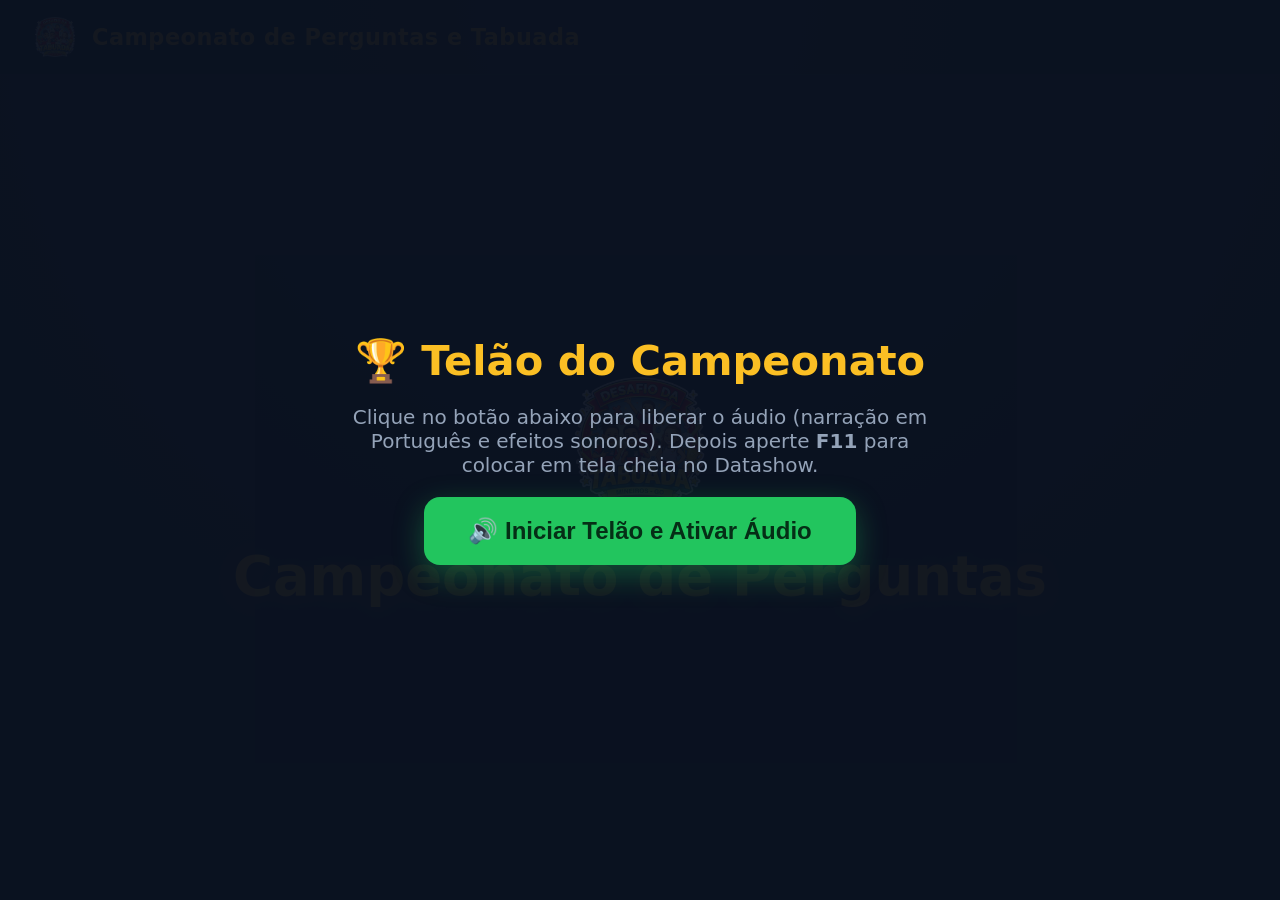
<file: Index.html>
<!DOCTYPE html>
<html lang="pt-BR">
<head>
  <meta charset="UTF-8">
  <meta name="viewport" content="width=device-width, initial-scale=1.0">
  <title>Telão — Campeonato de Perguntas</title>
  <style>
    :root {
      --bg: #0b1221;
      --bg-card: #142038;
      --bg-soft: #1c2c4c;
      --text: #f8fafc;
      --muted: #94a3b8;
      --accent: #38bdf8;
      --gold: #fbbf24;
      --green: #22c55e;
      --red: #ef4444;
      --orange: #f97316;
    }

    * { box-sizing: border-box; margin: 0; padding: 0; }

    body {
      font-family: 'Segoe UI', system-ui, -apple-system, sans-serif;
      background: radial-gradient(circle at top, #172542 0%, var(--bg) 70%);
      color: var(--text);
      height: 100vh;
      overflow: hidden;
      display: flex;
      flex-direction: column;
    }

    /* Overlay inicial para liberar som e voz no navegador */
    #unlockOverlay {
      position: fixed;
      inset: 0;
      background: rgba(11, 18, 33, 0.96);
      z-index: 9999;
      display: flex;
      flex-direction: column;
      align-items: center;
      justify-content: center;
      text-align: center;
      gap: 20px;
      padding: 30px;
    }
    #unlockOverlay h1 { font-size: 2.6rem; color: var(--gold); }
    #unlockOverlay p { font-size: 1.25rem; color: var(--muted); max-width: 600px; }
    #btnUnlock {
      background: var(--green);
      color: #052e16;
      border: none;
      padding: 20px 44px;
      font-size: 1.5rem;
      font-weight: 800;
      border-radius: 16px;
      cursor: pointer;
      box-shadow: 0 10px 30px rgba(34, 197, 94, 0.35);
      transition: transform 0.15s;
    }
    #btnUnlock:hover { transform: scale(1.04); }

    /* Cabeçalho fixo do telão */
    header {
      display: flex;
      align-items: center;
      justify-content: space-between;
      padding: 14px 32px;
      background: rgba(10, 16, 30, 0.7);
      border-bottom: 1px solid rgba(255,255,255,0.08);
      min-height: 70px;
    }
    .brand {
      display: flex;
      align-items: center;
      gap: 14px;
    }
    .brand img {
      height: 46px;
      width: auto;
      border-radius: 8px;
    }
    .brand-title {
      font-size: 1.4rem;
      font-weight: 800;
      letter-spacing: 0.5px;
      color: var(--gold);
    }
    .audio-pill {
      padding: 8px 18px;
      border-radius: 999px;
      font-size: 1rem;
      font-weight: 700;
      background: var(--bg-soft);
      color: var(--accent);
      display: none;
      align-items: center;
      gap: 8px;
    }
    .audio-pill.active { display: inline-flex; }
    .audio-pill.speaking { background: rgba(56, 189, 248, 0.2); color: #7dd3fc; }
    .audio-pill.running { background: rgba(249, 115, 22, 0.25); color: #fdba74; }

    /* Área principal */
    main {
      flex: 1;
      display: flex;
      flex-direction: column;
      padding: 20px 36px;
      overflow: hidden;
    }
    .screen { display: none; flex: 1; flex-direction: column; min-height: 0; }
    .screen.active { display: flex; }

    /* === TELA 1: ESPERA / CONFRONTO === */
    #screen-espera {
      align-items: center;
      justify-content: center;
      text-align: center;
      gap: 28px;
    }
    .espera-logo { max-height: 150px; border-radius: 16px; }
    .espera-title {
      font-size: 3.4rem;
      font-weight: 900;
      color: var(--gold);
      text-shadow: 0 4px 20px rgba(251, 191, 36, 0.25);
    }
    .match-spotlight {
      background: var(--bg-card);
      border: 2px solid rgba(56, 189, 248, 0.35);
      border-radius: 24px;
      padding: 28px 48px;
      min-width: 65%;
      box-shadow: 0 20px 50px rgba(0,0,0,0.4);
    }
    .match-spotlight .match-tag {
      display: inline-block;
      background: var(--accent);
      color: #082f49;
      font-weight: 800;
      font-size: 1.1rem;
      padding: 6px 18px;
      border-radius: 999px;
      margin-bottom: 18px;
      text-transform: uppercase;
    }
    .spotlight-teams {
      display: flex;
      align-items: center;
      justify-content: center;
      gap: 32px;
      font-size: 2.6rem;
      font-weight: 900;
    }
    .spotlight-vs {
      font-size: 1.6rem;
      color: var(--gold);
      background: var(--bg-soft);
      padding: 8px 18px;
      border-radius: 12px;
    }

    /* === TELA 2: QUIZ / PERGUNTA === */
    #screen-quiz {
      justify-content: space-between;
      gap: 18px;
    }
    .quiz-top-bar {
      display: flex;
      align-items: center;
      justify-content: space-between;
      gap: 16px;
      flex-wrap: wrap;
    }
    .block-badge {
      padding: 10px 22px;
      border-radius: 999px;
      font-size: 1.25rem;
      font-weight: 800;
      color: #0b1221;
      background: var(--gold);
    }
    .live-scoreboard {
      display: flex;
      align-items: center;
      gap: 16px;
      background: var(--bg-card);
      border: 1px solid rgba(255,255,255,0.12);
      padding: 10px 24px;
      border-radius: 16px;
      font-size: 1.35rem;
      font-weight: 800;
    }
    .live-scoreboard .pts {
      background: var(--bg-soft);
      color: var(--gold);
      padding: 4px 14px;
      border-radius: 10px;
      font-size: 1.6rem;
      min-width: 48px;
      text-align: center;
    }
    .live-scoreboard .vs-small { color: var(--muted); font-size: 1rem; }

    .question-box {
      background: var(--bg-card);
      border: 2px solid rgba(255,255,255,0.12);
      border-radius: 24px;
      padding: 32px 40px;
      text-align: center;
      display: flex;
      align-items: center;
      justify-content: center;
      min-height: 170px;
      box-shadow: 0 14px 36px rgba(0,0,0,0.35);
    }
    .question-text {
      font-size: clamp(2rem, 4.2vw, 3.6rem);
      font-weight: 800;
      line-height: 1.25;
    }

    .options-grid {
      display: grid;
      grid-template-columns: 1fr 1fr;
      gap: 18px;
      flex: 1;
      align-content: center;
    }
    .option-card {
      background: var(--bg-soft);
      border: 3px solid rgba(255,255,255,0.12);
      border-radius: 20px;
      padding: 20px 26px;
      display: flex;
      align-items: center;
      gap: 20px;
      font-size: clamp(1.5rem, 2.8vw, 2.4rem);
      font-weight: 700;
      transition: all 0.3s ease;
    }
    .option-letter {
      background: var(--accent);
      color: #082f49;
      width: 56px;
      height: 56px;
      border-radius: 14px;
      display: flex;
      align-items: center;
      justify-content: center;
      font-weight: 900;
      font-size: 1.8rem;
      flex-shrink: 0;
    }
    .option-card.correct {
      background: rgba(34, 197, 94, 0.25);
      border-color: var(--green);
      box-shadow: 0 0 30px rgba(34, 197, 94, 0.45);
      transform: scale(1.02);
    }
    .option-card.correct .option-letter {
      background: var(--green);
      color: #052e16;
    }
    .option-card.dimmed {
      opacity: 0.35;
    }

    .open-answer-box {
      display: none;
      text-align: center;
      padding: 26px;
      border-radius: 20px;
      background: rgba(34, 197, 94, 0.2);
      border: 3px solid var(--green);
      font-size: 2.6rem;
      font-weight: 900;
      color: #86efac;
    }
    .open-answer-box.visible { display: block; }

    /* Barra do cronômetro de 15s */
    .timer-bar-container {
      background: var(--bg-card);
      border: 1px solid rgba(255,255,255,0.1);
      border-radius: 20px;
      padding: 14px 24px;
      display: flex;
      align-items: center;
      gap: 24px;
    }
    .timer-digits {
      font-size: 3.4rem;
      font-weight: 900;
      font-variant-numeric: tabular-nums;
      min-width: 110px;
      text-align: center;
      color: var(--accent);
    }
    .timer-digits.warning { color: var(--orange); }
    .timer-digits.danger { color: var(--red); animation: pulse 0.6s infinite alternate; }
    .timer-track {
      flex: 1;
      height: 28px;
      background: rgba(255,255,255,0.08);
      border-radius: 999px;
      overflow: hidden;
    }
    .timer-fill {
      height: 100%;
      width: 100%;
      background: linear-gradient(90deg, var(--green), var(--accent));
      border-radius: 999px;
      transition: width 0.1s linear;
    }
    .timer-fill.warning { background: linear-gradient(90deg, var(--orange), var(--gold)); }
    .timer-fill.danger { background: var(--red); }

    @keyframes pulse {
      from { transform: scale(1); }
      to { transform: scale(1.12); }
    }

    /* === TELA 3: CHAVEAMENTO 9 EQUIPES === */
    #screen-chaveamento {
      gap: 14px;
      justify-content: space-between;
    }
    .bracket-section {
      background: rgba(20, 32, 56, 0.75);
      border: 1px solid rgba(255,255,255,0.08);
      border-radius: 16px;
      padding: 12px 16px;
      flex: 1;
      display: flex;
      flex-direction: column;
      min-height: 0;
    }
    .bracket-section h2 {
      font-size: 1.15rem;
      color: var(--gold);
      margin-bottom: 10px;
      display: flex;
      align-items: center;
      gap: 8px;
    }
    .bracket-cols {
      display: grid;
      grid-template-columns: repeat(5, 1fr);
      gap: 10px;
      flex: 1;
      align-items: center;
    }
    .bracket-col {
      display: flex;
      flex-direction: column;
      justify-content: space-around;
      gap: 8px;
      height: 100%;
    }
    .b-card {
      background: var(--bg-soft);
      border: 1px solid rgba(255,255,255,0.12);
      border-radius: 10px;
      padding: 6px 10px;
      font-size: 0.92rem;
    }
    .b-card.active-match {
      border: 2px solid var(--gold);
      box-shadow: 0 0 18px rgba(251, 191, 36, 0.35);
      background: #233863;
    }
    .b-card.final-match {
      border-color: var(--gold);
    }
    .b-label {
      font-size: 0.72rem;
      color: var(--accent);
      font-weight: 700;
      text-transform: uppercase;
      margin-bottom: 4px;
      display: flex;
      justify-content: space-between;
    }
    .b-team {
      padding: 3px 6px;
      border-radius: 5px;
      white-space: nowrap;
      overflow: hidden;
      text-overflow: ellipsis;
      font-weight: 600;
    }
    .b-team.pending { color: var(--muted); font-style: italic; font-weight: 400; }
    .b-team.win { background: rgba(34, 197, 94, 0.25); color: #86efac; font-weight: 800; }
    .b-team.lose { opacity: 0.45; text-decoration: line-through; }

    /* === TELA 4: CLASSIFICAÇÃO / PÓDIO === */
    #screen-classificacao {
      align-items: center;
      justify-content: center;
      gap: 24px;
    }
    .podium-title { font-size: 2.8rem; font-weight: 900; color: var(--gold); }
    .podium-list {
      width: 100%;
      max-width: 820px;
      display: grid;
      grid-template-columns: 1fr 1fr;
      gap: 14px;
    }
    .podium-item {
      background: var(--bg-card);
      border: 2px solid rgba(255,255,255,0.1);
      border-radius: 16px;
      padding: 16px 24px;
      display: flex;
      align-items: center;
      justify-content: space-between;
      font-size: 1.4rem;
      font-weight: 800;
    }
    .podium-item.pos-1 {
      grid-column: 1 / -1;
      background: linear-gradient(135deg, rgba(251,191,36,0.28), var(--bg-card));
      border-color: var(--gold);
      font-size: 2.1rem;
      padding: 22px 32px;
    }
    .podium-item.pos-2 { border-color: #cbd5e1; font-size: 1.65rem; }
    .podium-item.pos-3 { border-color: #d97706; font-size: 1.65rem; }
    .podium-pos { color: var(--gold); }
  </style>
</head>
<body>

  <div id="unlockOverlay">
    <h1>🏆 Telão do Campeonato</h1>
    <p>Clique no botão abaixo para liberar o áudio (narração em Português e efeitos sonoros). Depois aperte <strong>F11</strong> para colocar em tela cheia no Datashow.</p>
    <button id="btnUnlock">🔊 Iniciar Telão e Ativar Áudio</button>
  </div>

  <header>
    <div class="brand">
      <img src="logo.png" alt="Logo" onerror="this.style.display='none'">
      <div class="brand-title" id="headerTitle">Campeonato de Perguntas e Tabuada</div>
    </div>
    <div id="audioPill" class="audio-pill">🔊 Narração</div>
  </header>

  <main>
    <!-- TELA 1: ESPERA -->
    <section id="screen-espera" class="screen active">
      <img src="logo.png" alt="Logo" class="espera-logo" onerror="this.style.display='none'">
      <div class="espera-title" id="esperaTitle">Campeonato de Perguntas</div>
      <div class="match-spotlight" id="esperaMatchBox" style="display:none;">
        <div class="match-tag" id="esperaMatchLabel">Jogo 1</div>
        <div class="spotlight-teams">
          <span id="esperaTeamA">Equipe A</span>
          <span class="spotlight-vs">VS</span>
          <span id="esperaTeamB">Equipe B</span>
        </div>
      </div>
    </section>

    <!-- TELA 2: QUIZ -->
    <section id="screen-quiz" class="screen">
      <div class="quiz-top-bar">
        <div class="block-badge" id="quizBlockBadge">Bloco</div>
        <div class="live-scoreboard" id="quizScoreboard" style="display:none;">
          <span id="quizMatchLabel" style="color:var(--accent); font-size:1rem;">Jogo 1</span>
          <span id="quizTeamA">Equipe A</span>
          <span class="pts" id="quizPtsA">0</span>
          <span class="vs-small">X</span>
          <span class="pts" id="quizPtsB">0</span>
          <span id="quizTeamB">Equipe B</span>
        </div>
      </div>

      <div class="question-box">
        <div class="question-text" id="questionText">Aguardando sorteio da pergunta...</div>
      </div>

      <div class="options-grid" id="optionsGrid"></div>
      <div class="open-answer-box" id="openAnswerBox"></div>

      <div class="timer-bar-container">
        <div class="timer-digits" id="timerDigits">15s</div>
        <div class="timer-track">
          <div class="timer-fill" id="timerFill"></div>
        </div>
      </div>
    </section>

    <!-- TELA 3: CHAVEAMENTO -->
    <section id="screen-chaveamento" class="screen">
      <div class="bracket-section">
        <h2>🏅 Chave dos Vencedores</h2>
        <div class="bracket-cols" id="telaoWinners"></div>
      </div>
      <div class="bracket-section">
        <h2>🔄 Repescagem (Chave dos Perdedores)</h2>
        <div class="bracket-cols" id="telaoLosers"></div>
      </div>
    </section>

    <!-- TELA 4: CLASSIFICAÇÃO FINAL -->
    <section id="screen-classificacao" class="screen">
      <div class="podium-title">🏆 Classificação Final</div>
      <div class="podium-list" id="telaoPodium"></div>
    </section>
  </main>

  <script src="bracket.js"></script>
  <script>
    const channel = new BroadcastChannel(Bracket9.CHANNEL_NAME);
    let audioCtx = null;
    let timerInterval = null;
    let timerTarget = null;
    let timerDuration = 15;
    let lastTickSecond = null;

    let currentState = {
      title: 'Campeonato de Perguntas e Tabuada',
      view: 'espera',
      teams: Bracket9.defaultTeams(),
      results: {},
      activeMatchId: null,
      matchPoints: { a: 0, b: 0 },
      currentQuestion: null,
      currentBlock: null,
      revealed: false
    };

    // === ÁUDIO SINTETIZADO (SEM ARQUIVOS MP3) ===
    function ensureAudio() {
      if (!audioCtx) {
        audioCtx = new (window.AudioContext || window.webkitAudioContext)();
      }
      if (audioCtx.state === 'suspended') audioCtx.resume();
    }

    function playTone(freq, durationMs, type = 'sine', vol = 0.25, delayMs = 0) {
      if (!audioCtx) return;
      const now = audioCtx.currentTime + delayMs / 1000;
      const osc = audioCtx.createOscillator();
      const gain = audioCtx.createGain();
      osc.type = type;
      osc.frequency.setValueAtTime(freq, now);
      gain.gain.setValueAtTime(vol, now);
      gain.gain.exponentialRampToValueAtTime(0.001, now + durationMs / 1000);
      osc.connect(gain);
      gain.connect(audioCtx.destination);
      osc.start(now);
      osc.stop(now + durationMs / 1000);
    }

    function playSfx(kind) {
      ensureAudio();
      if (kind === 'sino') {
        playTone(1046, 180, 'triangle', 0.35, 0);
        playTone(1318, 300, 'triangle', 0.3, 120);
      } else if (kind === 'tick') {
        playTone(880, 70, 'sine', 0.18, 0);
      } else if (kind === 'tempo') {
        playTone(220, 450, 'sawtooth', 0.3, 0);
        playTone(185, 650, 'sawtooth', 0.3, 350);
      } else if (kind === 'acerto') {
        playTone(523.25, 140, 'triangle', 0.3, 0);
        playTone(659.25, 140, 'triangle', 0.3, 120);
        playTone(783.99, 140, 'triangle', 0.3, 240);
        playTone(1046.5, 420, 'triangle', 0.35, 360);
      } else if (kind === 'erro') {
        playTone(300, 220, 'sawtooth', 0.25, 0);
        playTone(210, 480, 'sawtooth', 0.25, 200);
      }
    }

    // === NARRAÇÃO EM PORTUGUÊS DO BRASIL ===
    function setAudioPill(text, cls) {
      const el = document.getElementById('audioPill');
      if (!text) {
        el.className = 'audio-pill';
        el.textContent = '';
      } else {
        el.className = 'audio-pill active ' + (cls || '');
        el.textContent = text;
      }
    }

    function getPtBrVoices() {
      const all = window.speechSynthesis.getVoices() || [];
      return all.filter(v => (v.lang || '').toLowerCase().startsWith('pt'));
    }

    function sendVoicesToOperator() {
      const voices = getPtBrVoices().map(v => ({ name: v.name, lang: v.lang }));
      channel.postMessage({ type: 'VOICES_LIST', voices });
    }

    window.speechSynthesis.onvoiceschanged = sendVoicesToOperator;

    function stopSpeech() {
      window.speechSynthesis.cancel();
      if (!timerInterval) setAudioPill('', '');
    }

    function speakText(text, voiceName, rate = 1.0) {
      window.speechSynthesis.cancel();
      if (!text) return;

      const utter = new SpeechSynthesisUtterance(text);
      utter.lang = 'pt-BR';
      utter.rate = Number(rate) || 1.0;

      const voices = getPtBrVoices();
      let chosen = null;
      if (voiceName) {
        chosen = voices.find(v => v.name === voiceName);
      }
      if (!chosen) {
        // Prioriza vozes neurais naturais do Edge ou Google PT-BR
        chosen = voices.find(v => /Francisca|Antonio|Thalita|Google português/i.test(v.name)) ||
                 voices.find(v => /pt-BR/i.test(v.lang)) ||
                 voices[0];
      }
      if (chosen) utter.voice = chosen;

      utter.onstart = () => setAudioPill('🔊 Lendo pergunta...', 'speaking');
      utter.onend = () => { if (!timerInterval) setAudioPill('', ''); };
      utter.onerror = () => { if (!timerInterval) setAudioPill('', ''); };

      window.speechSynthesis.speak(utter);
    }

    // === CRONÔMETRO DE 15 SEGUNDOS ===
    function resetTimerDisplay(sec = 15) {
      const digits = document.getElementById('timerDigits');
      const fill = document.getElementById('timerFill');
      digits.textContent = `${sec}s`;
      digits.className = 'timer-digits';
      fill.style.width = '100%';
      fill.className = 'timer-fill';
    }

    function stopTimer(resetVisual = false) {
      if (timerInterval) {
        clearInterval(timerInterval);
        timerInterval = null;
      }
      setAudioPill('', '');
      if (resetVisual) resetTimerDisplay(15);
    }

    function startTimer(durationSec = 15, startedAt = Date.now()) {
      stopSpeech();
      stopTimer(false);
      playSfx('sino');
      setAudioPill('🔔 Tempo correndo!', 'running');

      timerDuration = durationSec;
      timerTarget = startedAt + durationSec * 1000;
      lastTickSecond = durationSec + 1;

      const digits = document.getElementById('timerDigits');
      const fill = document.getElementById('timerFill');

      function update() {
        const remainingMs = Math.max(0, timerTarget - Date.now());
        const remainingSec = Math.ceil(remainingMs / 1000);
        const pct = Math.max(0, Math.min(100, (remainingMs / (timerDuration * 1000)) * 100));

        digits.textContent = `${remainingSec}s`;
        fill.style.width = `${pct}%`;

        if (remainingSec <= 5 && remainingSec > 0) {
          digits.className = 'timer-digits danger';
          fill.className = 'timer-fill danger';
          if (remainingSec !== lastTickSecond) {
            lastTickSecond = remainingSec;
            playSfx('tick');
          }
        } else if (remainingSec <= 9 && remainingSec > 5) {
          digits.className = 'timer-digits warning';
          fill.className = 'timer-fill warning';
        } else {
          digits.className = 'timer-digits';
          fill.className = 'timer-fill';
        }

        if (remainingMs <= 0) {
          stopTimer(false);
          digits.textContent = '0s';
          fill.style.width = '0%';
          digits.className = 'timer-digits danger';
          setAudioPill('⏰ Tempo esgotado!', 'running');
          playSfx('tempo');
        }
      }

      update();
      timerInterval = setInterval(update, 80);
    }

    // === RENDERIZAÇÃO DAS TELAS ===
    function renderAll() {
      const s = currentState;
      document.getElementById('headerTitle').textContent = s.title || 'Campeonato de Perguntas';
      document.getElementById('esperaTitle').textContent = s.title || 'Campeonato de Perguntas';

      document.querySelectorAll('.screen').forEach(el => el.classList.remove('active'));
      const activeScreen = document.getElementById('screen-' + (s.view || 'espera'));
      if (activeScreen) activeScreen.classList.add('active');

      renderActiveMatchInfo();
      renderQuiz();
      renderBracket();
      renderPodium();
    }

    function getActiveMatchTeams() {
      const s = currentState;
      if (!s.activeMatchId) return null;
      const m = Bracket9.matchById(s.activeMatchId);
      if (!m) return null;
      const a = Bracket9.resolveSlot(m.s[0], s.teams, s.results);
      const b = Bracket9.resolveSlot(m.s[1], s.teams, s.results);
      if (!a.decided || !b.decided) return null;
      return { label: m.label, teamA: a.name, teamB: b.name };
    }

    function renderActiveMatchInfo() {
      const info = getActiveMatchTeams();
      const esperaBox = document.getElementById('esperaMatchBox');
      const quizBoard = document.getElementById('quizScoreboard');

      if (info) {
        esperaBox.style.display = 'block';
        document.getElementById('esperaMatchLabel').textContent = info.label;
        document.getElementById('esperaTeamA').textContent = info.teamA;
        document.getElementById('esperaTeamB').textContent = info.teamB;

        quizBoard.style.display = 'flex';
        document.getElementById('quizMatchLabel').textContent = info.label;
        document.getElementById('quizTeamA').textContent = info.teamA;
        document.getElementById('quizTeamB').textContent = info.teamB;
        document.getElementById('quizPtsA').textContent = currentState.matchPoints?.a ?? 0;
        document.getElementById('quizPtsB').textContent = currentState.matchPoints?.b ?? 0;
      } else {
        esperaBox.style.display = 'none';
        quizBoard.style.display = 'none';
      }
    }

    function renderQuiz() {
      const s = currentState;
      const badge = document.getElementById('quizBlockBadge');
      const qText = document.getElementById('questionText');
      const grid = document.getElementById('optionsGrid');
      const openBox = document.getElementById('openAnswerBox');

      if (s.currentBlock) {
        badge.textContent = s.currentBlock.nome;
        badge.style.background = s.currentBlock.cor || '#fbbf24';
        badge.style.display = 'inline-block';
      } else {
        badge.style.display = 'none';
      }

      const q = s.currentQuestion;
      if (!q) {
        qText.textContent = 'Aguardando a próxima pergunta...';
        grid.innerHTML = '';
        openBox.className = 'open-answer-box';
        return;
      }

      qText.textContent = q.pergunta;
      const letters = ['A', 'B', 'C', 'D', 'E'];

      if (Array.isArray(q.alternativas) && q.alternativas.length > 0) {
        openBox.className = 'open-answer-box';
        grid.style.display = 'grid';
        grid.innerHTML = q.alternativas.map((alt, i) => {
          let cls = 'option-card';
          if (s.revealed) {
            cls += (i === q.correta) ? ' correct' : ' dimmed';
          }
          return `
            <div class="${cls}">
              <div class="option-letter">${letters[i] || i + 1}</div>
              <div>${Bracket9.escapeHTML(alt)}</div>
            </div>`;
        }).join('');
      } else {
        grid.innerHTML = '';
        grid.style.display = 'none';
        openBox.textContent = `Resposta: ${q.resposta || ''}`;
        openBox.className = s.revealed ? 'open-answer-box visible' : 'open-answer-box';
      }
    }

    function renderBracket() {
      const s = currentState;
      const buildCols = (cols) => cols.map(col => `
        <div class="bracket-col">
          ${col.map(m => {
            const a = Bracket9.resolveSlot(m.s[0], s.teams, s.results);
            const b = Bracket9.resolveSlot(m.s[1], s.teams, s.results);
            const w = s.results ? s.results[m.id] : undefined;
            const isActive = Number(s.activeMatchId) === m.id;
            const isFinal = m.id === 16;

            const clsA = !a.decided ? 'pending' : (w === 0 ? 'win' : (w === 1 ? 'lose' : ''));
            const clsB = !b.decided ? 'pending' : (w === 1 ? 'win' : (w === 0 ? 'lose' : ''));

            return `
              <div class="b-card ${isActive ? 'active-match' : ''} ${isFinal ? 'final-match' : ''}">
                <div class="b-label">
                  <span>${m.label}</span>
                  ${isActive ? '<span>▶ AO VIVO</span>' : ''}
                </div>
                <div class="b-team ${clsA}">${Bracket9.escapeHTML(a.decided ? a.name : a.feedLabel)}</div>
                <div class="b-team ${clsB}">${Bracket9.escapeHTML(b.decided ? b.name : b.feedLabel)}</div>
              </div>`;
          }).join('')}
        </div>`).join('');

      document.getElementById('telaoWinners').innerHTML = buildCols(Bracket9.MAP.winners);
      document.getElementById('telaoLosers').innerHTML = buildCols(Bracket9.MAP.losers);
    }

    function renderPodium() {
      const standings = Bracket9.calculateStandings(currentState.teams, currentState.results);
      const container = document.getElementById('telaoPodium');
      if (standings.length === 0) {
        container.innerHTML = `<div class="podium-item pos-1" style="justify-content:center;">O campeonato ainda está em andamento!</div>`;
        return;
      }
      const medals = { 1: '🥇', 2: '🥈', 3: '🥉' };
      container.innerHTML = standings.map(item => `
        <div class="podium-item pos-${item.posNum}">
          <span class="podium-pos">${medals[item.posNum] || '🏅'} ${item.pos}</span>
          <span>${Bracket9.escapeHTML(item.name)}</span>
        </div>`).join('');
    }

    // === COMUNICAÇÃO COM O OPERADOR ===
    channel.onmessage = (event) => {
      const msg = event.data || {};
      switch (msg.type) {
        case 'STATE_UPDATE':
          currentState = { ...currentState, ...msg.state };
          if (msg.resetTimer) stopTimer(true);
          renderAll();
          break;
        case 'SPEAK':
          speakText(msg.text, msg.voiceName, msg.rate);
          break;
        case 'STOP_SPEAK':
          stopSpeech();
          break;
        case 'TIMER_START':
          startTimer(msg.duration || 15, msg.startedAt || Date.now());
          break;
        case 'TIMER_STOP':
          stopTimer(msg.resetVisual);
          break;
        case 'SFX':
          playSfx(msg.kind);
          break;
        case 'REQUEST_VOICES':
          sendVoicesToOperator();
          break;
      }
    };

    // Carrega estado salvo localmente se a aba for reaberta
    try {
      const saved = localStorage.getItem(Bracket9.STORAGE_KEY);
      if (saved) {
        currentState = { ...currentState, ...JSON.parse(saved) };
        renderAll();
      }
    } catch (e) {}

    // Botão inicial para desbloquear áudio
    document.getElementById('btnUnlock').addEventListener('click', () => {
      ensureAudio();
      playSfx('sino');
      document.getElementById('unlockOverlay').style.display = 'none';
      sendVoicesToOperator();
      channel.postMessage({ type: 'TELAO_READY' });
    });
  </script>
</body>
</html>
</file>
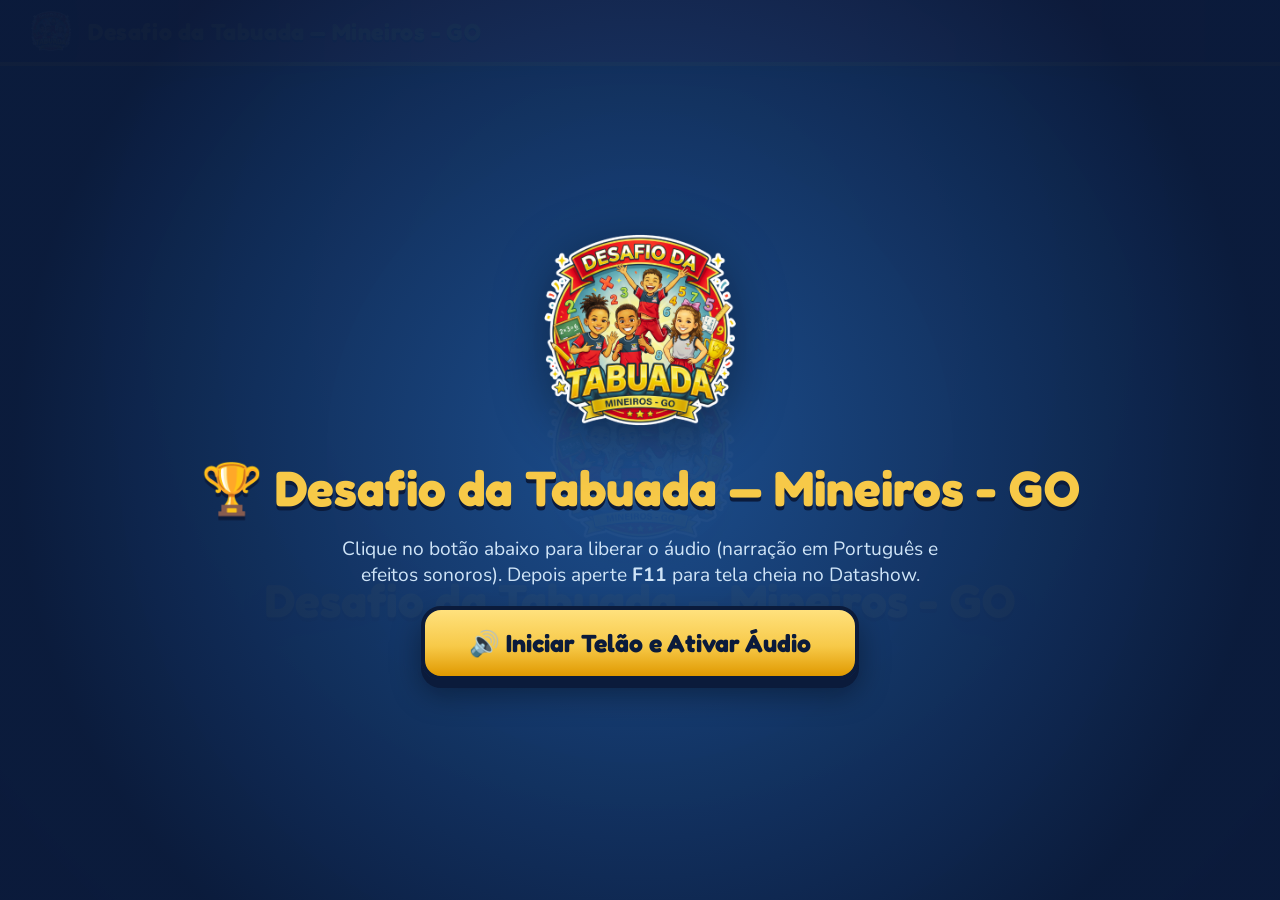
<file: index.html>
<!DOCTYPE html>
<html lang="pt-BR" translate="no">
<head>
  <meta charset="UTF-8">
  <meta name="google" content="notranslate">
  <meta name="viewport" content="width=device-width, initial-scale=1.0">
  <title>Telão — Desafio da Tabuada | Mineiros - GO</title>
  <link rel="preconnect" href="https://fonts.googleapis.com">
  <link rel="preconnect" href="https://fonts.gstatic.com" crossorigin>
  <link href="https://fonts.googleapis.com/css2?family=Fredoka:wght@600;700&family=Nunito:wght@700;800;900&display=swap" rel="stylesheet">
  <style>
    :root {
      --navy: #122B59;
      --navy-deep: #0B1B3B;
      --sky: #2E7BBF;
      --sky-light: #5BB2E6;
      --crimson: #C62032;
      --crimson-dark: #971524;
      --gold: #F7C948;
      --gold-deep: #E09900;
      --cream: #FFFDF5;
      --chalk: #1E5A38;
      --chalk-dark: #143F27;
      --wood: #C47F35;
      --green: #22C55E;
      --orange: #F97316;
      --purple: #9333EA;
      --text: #FFFFFF;
      --muted: #CFE4F7;
    }

    * { box-sizing: border-box; margin: 0; padding: 0; }

    body {
      font-family: 'Nunito', 'Segoe UI', system-ui, sans-serif;
      background: radial-gradient(circle at 50% 35%, #3B93D8 0%, #1C4E8E 52%, #0E224A 100%);
      color: var(--text);
      height: 100vh;
      overflow: hidden;
      display: flex;
      flex-direction: column;
      position: relative;
    }

    /* === FUNDO ANIMADO DE MATEMÁTICA E TABUADA === */
    #mathBgLayer {
      position: fixed;
      inset: 0;
      pointer-events: none;
      overflow: hidden;
      z-index: 0;
    }
    .math-float {
      position: absolute;
      bottom: -80px;
      font-family: 'Fredoka', 'Nunito', sans-serif;
      font-weight: 700;
      color: rgba(255, 248, 220, 0.12);
      text-shadow: 0 2px 6px rgba(11, 27, 59, 0.25);
      animation: floatMath linear infinite;
      white-space: nowrap;
      user-select: none;
    }
    @keyframes floatMath {
      0% { transform: translateY(0) rotate(0deg) scale(0.95); opacity: 0; }
      12% { opacity: 1; }
      88% { opacity: 1; }
      100% { transform: translateY(-118vh) rotate(24deg) scale(1.08); opacity: 0; }
    }

    /* === TRANSIÇÃO ANIMADA DE TELAS (TEMÁTICA TABUADA) === */
    #mathTransition {
      position: fixed;
      inset: 0;
      z-index: 9000;
      pointer-events: none;
      overflow: hidden;
      opacity: 0;
      visibility: hidden;
    }
    #mathTransition.playing {
      opacity: 1;
      visibility: visible;
    }
    .mt-band {
      position: absolute;
      top: -20%;
      left: -130%;
      width: 140%;
      height: 140%;
      transform: skewX(-14deg);
    }
    .mt-band-1 {
      background: linear-gradient(135deg, var(--navy-deep), var(--navy));
      border-right: 12px solid var(--gold);
    }
    .mt-band-2 {
      background: linear-gradient(135deg, var(--crimson), var(--crimson-dark));
      border-right: 10px solid var(--gold);
    }
    #mathTransition.playing .mt-band-1 {
      animation: wipeSweep 0.68s cubic-bezier(0.75, 0, 0.25, 1) forwards;
    }
    #mathTransition.playing .mt-band-2 {
      animation: wipeSweep 0.68s cubic-bezier(0.75, 0, 0.25, 1) 0.06s forwards;
    }
    @keyframes wipeSweep {
      0% { left: -145%; }
      45% { left: -12%; }
      55% { left: -8%; }
      100% { left: 130%; }
    }
    .mt-center {
      position: absolute;
      inset: 0;
      display: flex;
      flex-direction: column;
      align-items: center;
      justify-content: center;
      gap: 10px;
      opacity: 0;
    }
    #mathTransition.playing .mt-center {
      animation: burstCenter 0.68s ease forwards;
    }
    .mt-symbols {
      font-family: 'Fredoka', sans-serif;
      font-size: clamp(3rem, 7vw, 5.5rem);
      font-weight: 700;
      color: var(--gold);
      letter-spacing: 14px;
      text-shadow: 0 5px 0 var(--navy-deep), 0 0 28px rgba(247, 201, 72, 0.6);
    }
    .mt-eq {
      font-family: 'Fredoka', sans-serif;
      font-size: clamp(1.4rem, 2.8vw, 2.2rem);
      background: var(--cream);
      color: var(--navy);
      padding: 6px 24px;
      border-radius: 999px;
      border: 4px solid var(--navy);
      box-shadow: 0 6px 0 var(--navy-deep);
    }
    @keyframes burstCenter {
      0% { opacity: 0; transform: scale(0.5) rotate(-8deg); }
      35% { opacity: 1; transform: scale(1.08) rotate(2deg); }
      65% { opacity: 1; transform: scale(1) rotate(0deg); }
      100% { opacity: 0; transform: scale(1.25) rotate(6deg); }
    }

    /* Overlay inicial para liberar som e voz */
    #unlockOverlay {
      position: fixed;
      inset: 0;
      background: radial-gradient(circle at center, rgba(28, 78, 142, 0.97) 0%, rgba(11, 27, 59, 0.98) 80%);
      z-index: 9999;
      display: flex;
      flex-direction: column;
      align-items: center;
      justify-content: center;
      text-align: center;
      gap: 18px;
      padding: 30px;
    }
    #unlockOverlay img {
      max-height: 220px;
      filter: drop-shadow(0 12px 28px rgba(0, 0, 0, 0.45));
      animation: logoFloat 3s ease-in-out infinite;
    }
    #unlockOverlay h1 {
      font-family: 'Fredoka', sans-serif;
      font-size: clamp(2.1rem, 4vw, 3.1rem);
      color: var(--gold);
      text-shadow: 0 4px 0 var(--navy-deep);
    }
    #unlockOverlay p {
      font-size: 1.2rem;
      color: var(--muted);
      max-width: 620px;
    }
    #btnUnlock {
      background: linear-gradient(180deg, #FFE17D 0%, var(--gold) 55%, var(--gold-deep) 100%);
      color: var(--navy-deep);
      border: 4px solid var(--navy-deep);
      padding: 18px 44px;
      font-family: 'Fredoka', sans-serif;
      font-size: 1.55rem;
      font-weight: 700;
      border-radius: 20px;
      cursor: pointer;
      box-shadow: 0 8px 0 var(--navy-deep), 0 14px 30px rgba(0,0,0,0.4);
      transition: transform 0.12s;
    }
    #btnUnlock:hover { transform: translateY(-2px) scale(1.03); }
    #btnUnlock:active { transform: translateY(4px); box-shadow: 0 4px 0 var(--navy-deep); }

    /* Overlay da contagem regressiva de 3 segundos */
    #countdownOverlay {
      position: fixed;
      inset: 0;
      background: radial-gradient(circle at center, rgba(198, 32, 50, 0.94) 0%, rgba(18, 43, 89, 0.98) 78%);
      z-index: 8000;
      display: none;
      flex-direction: column;
      align-items: center;
      justify-content: center;
      text-align: center;
      gap: 16px;
    }
    #countdownOverlay.active { display: flex; }
    .cd-orbit {
      font-family: 'Fredoka', sans-serif;
      font-size: 2.2rem;
      color: rgba(247, 201, 72, 0.75);
      letter-spacing: 22px;
      animation: pulse 0.5s infinite alternate;
    }
    .cd-match-info {
      font-family: 'Fredoka', sans-serif;
      font-size: clamp(1.5rem, 3vw, 2.3rem);
      font-weight: 700;
      color: var(--cream);
      background: var(--navy);
      border: 3px solid var(--gold);
      padding: 10px 30px;
      border-radius: 999px;
      box-shadow: 0 6px 0 var(--navy-deep);
    }
    .cd-big-num {
      font-family: 'Fredoka', sans-serif;
      font-size: clamp(10rem, 28vw, 18rem);
      font-weight: 700;
      line-height: 1;
      color: var(--gold);
      -webkit-text-stroke: 6px var(--navy-deep);
      text-shadow: 0 12px 0 var(--navy-deep), 0 0 60px rgba(247, 201, 72, 0.65);
      animation: popIn 0.35s cubic-bezier(0.34, 1.56, 0.64, 1);
    }

    /* Cabeçalho fixo em estilo faixa da logo */
    header {
      position: relative;
      z-index: 5;
      display: flex;
      align-items: center;
      justify-content: space-between;
      padding: 8px 28px;
      background: linear-gradient(90deg, var(--navy-deep) 0%, var(--crimson) 35%, var(--crimson) 65%, var(--navy-deep) 100%);
      border-bottom: 4px solid var(--gold);
      box-shadow: 0 4px 16px rgba(11, 27, 59, 0.45);
      min-height: 62px;
      flex-shrink: 0;
    }
    .brand { display: flex; align-items: center; gap: 14px; }
    .brand img {
      height: 46px;
      width: auto;
      filter: drop-shadow(0 2px 6px rgba(0,0,0,0.45));
    }
    .brand-title {
      font-family: 'Fredoka', sans-serif;
      font-size: 1.45rem;
      font-weight: 700;
      letter-spacing: 0.6px;
      color: var(--gold);
      text-shadow: 0 2px 0 var(--navy-deep);
    }

    .audio-pill {
      padding: 6px 18px;
      border-radius: 999px;
      font-size: 0.95rem;
      font-weight: 900;
      background: var(--navy);
      border: 2px solid var(--gold);
      color: var(--gold);
      display: none;
      align-items: center;
      gap: 8px;
      box-shadow: 0 3px 0 var(--navy-deep);
    }
    .audio-pill.active { display: inline-flex; }
    .audio-pill.speaking { background: var(--sky); color: #fff; border-color: #fff; }
    .audio-pill.running { background: var(--gold); color: var(--navy-deep); border-color: var(--navy-deep); }

    /* Área principal */
    main {
      position: relative;
      z-index: 2;
      flex: 1;
      display: flex;
      flex-direction: column;
      padding: 14px 28px;
      overflow: hidden;
      min-height: 0;
    }
    .screen { display: none; flex: 1; flex-direction: column; min-height: 0; }
    .screen.active {
      display: flex;
      animation: screenEnter 0.45s cubic-bezier(0.22, 1, 0.36, 1);
    }
    @keyframes screenEnter {
      from { opacity: 0; transform: scale(0.96) translateY(14px); }
      to { opacity: 1; transform: scale(1) translateY(0); }
    }

    /* === TELA 1: CHAMADA DO PRÓXIMO CONFRONTO === */
    #screen-espera {
      align-items: center;
      justify-content: center;
      text-align: center;
      gap: 18px;
    }
    .last-win-banner {
      display: none;
      background: linear-gradient(135deg, #1E7E46, #14532D);
      border: 3px solid var(--gold);
      color: #FFFDF5;
      padding: 10px 28px;
      border-radius: 999px;
      font-family: 'Fredoka', sans-serif;
      font-size: 1.45rem;
      box-shadow: 0 6px 0 var(--navy-deep);
    }
    .last-win-banner.visible { display: block; animation: popIn 0.45s ease; }

    .espera-logo {
      max-height: clamp(135px, 24vh, 215px);
      filter: drop-shadow(0 12px 26px rgba(11, 27, 59, 0.55));
      animation: logoFloat 3.4s ease-in-out infinite;
    }
    @keyframes logoFloat {
      0%, 100% { transform: translateY(0px); }
      50% { transform: translateY(-8px); }
    }
    .espera-title {
      font-family: 'Fredoka', sans-serif;
      font-size: clamp(1.9rem, 3.6vw, 2.9rem);
      font-weight: 700;
      color: var(--gold);
      text-shadow: 0 4px 0 var(--navy-deep), 0 8px 20px rgba(0,0,0,0.35);
    }
    .match-spotlight {
      background: rgba(18, 43, 89, 0.9);
      border: 4px solid var(--gold);
      border-radius: 26px;
      padding: 22px 42px;
      min-width: 74%;
      box-shadow: 0 10px 0 var(--navy-deep), 0 20px 45px rgba(0,0,0,0.45);
    }
    .match-spotlight .match-tag {
      display: inline-block;
      background: linear-gradient(180deg, #E23447, var(--crimson));
      color: #FFFDF5;
      border: 3px solid var(--gold);
      font-family: 'Fredoka', sans-serif;
      font-size: 1.15rem;
      padding: 6px 26px;
      border-radius: 999px;
      margin-bottom: 16px;
      text-transform: uppercase;
      box-shadow: 0 4px 0 var(--navy-deep);
    }
    .spotlight-teams {
      display: grid;
      grid-template-columns: 1fr auto 1fr;
      align-items: center;
      gap: 24px;
    }
    .spot-team-box {
      background: rgba(255, 253, 245, 0.08);
      border: 2px solid rgba(255, 253, 245, 0.16);
      border-radius: 18px;
      padding: 14px 18px;
      display: flex;
      flex-direction: column;
      align-items: center;
      gap: 6px;
    }
    .spot-mesa {
      font-size: 0.9rem;
      font-weight: 900;
      padding: 3px 14px;
      border-radius: 999px;
      text-transform: uppercase;
    }
    .mesa-a { background: var(--sky-light); color: var(--navy-deep); }
    .mesa-b { background: var(--gold); color: var(--navy-deep); }
    .spot-name {
      font-family: 'Fredoka', sans-serif;
      font-size: clamp(1.85rem, 3.8vw, 3rem);
      color: #fff;
      text-shadow: 0 3px 0 var(--navy-deep);
    }
    .spot-ready { font-size: 0.98rem; font-weight: 800; color: var(--muted); }
    .spot-ready.ok { color: #86EFAC; }
    .spotlight-vs {
      font-family: 'Fredoka', sans-serif;
      font-size: 2rem;
      color: var(--navy-deep);
      background: linear-gradient(180deg, #FFE17D, var(--gold));
      border: 3px solid var(--navy-deep);
      padding: 10px 20px;
      border-radius: 16px;
      box-shadow: 0 5px 0 var(--navy-deep);
    }

    /* === TELA 2: QUIZ (AGUARDANDO + PERGUNTA ATIVA) === */
    #screen-quiz { justify-content: space-between; gap: 12px; }

    #quizWaitingView {
      display: none;
      flex: 1;
      flex-direction: column;
      align-items: center;
      justify-content: center;
      text-align: center;
      gap: 20px;
    }
    #quizWaitingView.active {
      display: flex;
      animation: screenEnter 0.4s ease;
    }

    .big-scoreboard-card {
      background: rgba(18, 43, 89, 0.92);
      border: 4px solid var(--gold);
      border-radius: 26px;
      padding: 22px 44px;
      min-width: 74%;
      display: flex;
      flex-direction: column;
      align-items: center;
      gap: 14px;
      box-shadow: 0 10px 0 var(--navy-deep), 0 18px 40px rgba(0,0,0,0.4);
    }
    .big-sb-tag {
      font-family: 'Fredoka', sans-serif;
      font-size: 1.15rem;
      color: #fff;
      background: var(--crimson);
      border: 2px solid var(--gold);
      padding: 4px 20px;
      border-radius: 999px;
      text-transform: uppercase;
    }
    .big-sb-row {
      display: flex;
      align-items: center;
      justify-content: center;
      gap: 24px;
      font-family: 'Fredoka', sans-serif;
      font-size: clamp(1.8rem, 3.6vw, 2.8rem);
      flex-wrap: wrap;
    }
    .big-sb-pts {
      background: linear-gradient(180deg, #FFE17D, var(--gold));
      color: var(--navy-deep);
      border: 3px solid var(--navy-deep);
      padding: 6px 24px;
      border-radius: 16px;
      font-size: clamp(2.8rem, 5.5vw, 4.2rem);
      min-width: 88px;
      box-shadow: 0 5px 0 var(--navy-deep);
    }

    .telao-sudden-badge {
      display: none;
      background: linear-gradient(180deg, #EF4444, var(--crimson));
      border: 3px solid var(--gold);
      color: #fff;
      padding: 10px 28px;
      border-radius: 999px;
      font-family: 'Fredoka', sans-serif;
      font-size: 1.35rem;
      box-shadow: 0 6px 0 var(--navy-deep);
      animation: pulse 0.65s infinite alternate;
    }
    .telao-sudden-badge.visible { display: inline-block; }

    .round-summary-box {
      display: none;
      width: 78%;
      border-radius: 22px;
      padding: 18px 28px;
      background: linear-gradient(180deg, var(--chalk) 0%, var(--chalk-dark) 100%);
      border: 5px solid var(--wood);
      outline: 3px solid var(--navy-deep);
      flex-direction: column;
      gap: 8px;
      box-shadow: 0 8px 0 var(--navy-deep);
    }
    .round-summary-box.visible { display: flex; animation: popIn 0.4s ease; }
    .round-summary-box.cancelled {
      background: linear-gradient(180deg, #9A3412, #7C2D12);
      border-color: var(--gold);
    }
    .rs-headline {
      font-family: 'Fredoka', sans-serif;
      font-size: clamp(1.5rem, 2.8vw, 2.2rem);
      color: var(--gold);
      text-shadow: 0 2px 0 rgba(0,0,0,0.4);
    }
    .rs-correct { font-size: clamp(1.2rem, 2.2vw, 1.65rem); font-weight: 900; color: #fff; }
    .rs-details { font-size: 1.12rem; color: #E2F5E9; font-weight: 700; }

    .waiting-next-text {
      font-family: 'Fredoka', sans-serif;
      font-size: clamp(1.55rem, 2.9vw, 2.3rem);
      color: var(--gold);
      text-shadow: 0 3px 0 var(--navy-deep);
    }

    /* Sub-modo: Pergunta ativa */
    #quizActiveView {
      display: none;
      flex: 1;
      flex-direction: column;
      justify-content: space-between;
      gap: 12px;
      min-height: 0;
    }
    #quizActiveView.active {
      display: flex;
      animation: screenEnter 0.4s ease;
    }

    .quiz-top-bar {
      display: flex;
      align-items: center;
      justify-content: space-between;
      gap: 14px;
      flex-wrap: wrap;
      flex-shrink: 0;
    }
    .block-badge {
      padding: 8px 22px;
      border-radius: 999px;
      font-family: 'Fredoka', sans-serif;
      font-size: 1.15rem;
      color: var(--navy-deep);
      background: var(--gold);
      border: 3px solid var(--navy-deep);
      box-shadow: 0 4px 0 var(--navy-deep);
    }
    .live-scoreboard {
      display: flex;
      align-items: center;
      gap: 14px;
      background: rgba(18, 43, 89, 0.92);
      border: 3px solid var(--gold);
      padding: 7px 20px;
      border-radius: 16px;
      font-family: 'Fredoka', sans-serif;
      font-size: 1.25rem;
      box-shadow: 0 4px 0 var(--navy-deep);
    }
    .live-scoreboard .pts {
      background: var(--gold);
      color: var(--navy-deep);
      padding: 2px 12px;
      border-radius: 9px;
      font-size: 1.45rem;
      min-width: 42px;
      text-align: center;
    }
    .live-scoreboard .vs-small { color: var(--muted); font-size: 1rem; }

    /* Quadro-Negro escolar da logo (2x3=6) */
    .question-box {
      background: radial-gradient(circle at top, #256E44 0%, var(--chalk) 65%, var(--chalk-dark) 100%);
      border: 6px solid var(--wood);
      outline: 3px solid var(--navy-deep);
      border-radius: 22px;
      padding: 20px 34px;
      text-align: center;
      display: flex;
      align-items: center;
      justify-content: center;
      min-height: 118px;
      box-shadow: inset 0 0 24px rgba(0,0,0,0.28), 0 8px 0 var(--navy-deep), 0 14px 30px rgba(0,0,0,0.35);
      flex-shrink: 0;
    }
    .question-text {
      font-family: 'Fredoka', sans-serif;
      font-size: clamp(1.7rem, 3.2vw, 2.85rem);
      font-weight: 700;
      line-height: 1.25;
      color: var(--cream);
      text-shadow: 0 3px 0 rgba(11, 27, 59, 0.45);
    }

    /* Alternativas estilo cards ilustrados 3D */
    .options-grid {
      display: grid;
      grid-template-columns: 1fr 1fr;
      gap: 14px;
      flex: 1;
      align-content: center;
      min-height: 0;
    }
    .option-card {
      background: var(--cream);
      color: var(--navy-deep);
      border: 4px solid var(--navy);
      border-radius: 20px;
      padding: 14px 22px;
      display: flex;
      align-items: center;
      gap: 18px;
      font-family: 'Fredoka', sans-serif;
      font-size: clamp(1.4rem, 2.5vw, 2.2rem);
      font-weight: 700;
      box-shadow: 0 7px 0 var(--navy-deep), 0 10px 20px rgba(0,0,0,0.25);
      animation: optSlide 0.35s ease backwards;
    }
    .option-card:nth-child(2) { animation-delay: 0.05s; }
    .option-card:nth-child(3) { animation-delay: 0.1s; }
    .option-card:nth-child(4) { animation-delay: 0.15s; }
    @keyframes optSlide {
      from { opacity: 0; transform: translateY(14px) scale(0.96); }
      to { opacity: 1; transform: translateY(0) scale(1); }
    }
    .option-letter {
      width: 54px;
      height: 54px;
      border-radius: 14px;
      border: 3px solid var(--navy-deep);
      display: flex;
      align-items: center;
      justify-content: center;
      font-weight: 700;
      font-size: 1.75rem;
      flex-shrink: 0;
      color: #fff;
      box-shadow: 0 3px 0 var(--navy-deep);
    }
    .opt-c0 { background: var(--sky); }
    .opt-c1 { background: var(--crimson); }
    .opt-c2 { background: #22A055; }
    .opt-c3 { background: var(--gold-deep); }
    .opt-c4 { background: var(--purple); }

    /* Faixa ao vivo dos 2 tablets */
    .tablets-strip {
      display: grid;
      grid-template-columns: 1fr 1fr;
      gap: 14px;
      flex-shrink: 0;
    }
    .tablet-card {
      background: rgba(18, 43, 89, 0.92);
      border: 3px solid rgba(255, 253, 245, 0.25);
      border-radius: 16px;
      padding: 10px 18px;
      display: flex;
      align-items: center;
      justify-content: space-between;
      gap: 12px;
      box-shadow: 0 5px 0 var(--navy-deep);
      transition: all 0.25s ease;
    }
    .tablet-card.answered {
      border-color: var(--sky-light);
      background: rgba(46, 123, 191, 0.45);
    }
    .tablet-card.first-place {
      border-color: var(--gold);
      background: rgba(198, 32, 50, 0.45);
      box-shadow: 0 5px 0 var(--navy-deep), 0 0 22px rgba(247, 201, 72, 0.4);
    }
    .tc-team {
      font-family: 'Fredoka', sans-serif;
      font-size: clamp(1.05rem, 1.8vw, 1.45rem);
      white-space: nowrap;
      overflow: hidden;
      text-overflow: ellipsis;
    }
    .tc-status {
      font-size: clamp(0.95rem, 1.5vw, 1.2rem);
      font-weight: 800;
      text-align: right;
      white-space: nowrap;
      color: var(--muted);
    }
    .tc-status.locked { color: #FFE17D; }
    .tc-order-pill {
      display: inline-block;
      padding: 2px 10px;
      border-radius: 999px;
      font-size: 0.9rem;
      font-weight: 900;
      margin-right: 6px;
    }
    .ord-1 { background: var(--gold); color: var(--navy-deep); }
    .ord-2 { background: var(--sky-light); color: var(--navy-deep); }

    /* Barra do cronômetro */
    .timer-bar-container {
      background: rgba(18, 43, 89, 0.94);
      border: 3px solid var(--gold);
      border-radius: 18px;
      padding: 8px 22px;
      display: flex;
      align-items: center;
      gap: 20px;
      flex-shrink: 0;
      box-shadow: 0 5px 0 var(--navy-deep);
    }
    .timer-digits {
      font-family: 'Fredoka', sans-serif;
      font-size: 2.5rem;
      font-variant-numeric: tabular-nums;
      min-width: 125px;
      text-align: center;
      color: var(--gold);
      text-shadow: 0 2px 0 var(--navy-deep);
    }
    .timer-digits.reading { font-size: 1.4rem; color: var(--sky-light); }
    .timer-digits.warning { color: #FDBA74; }
    .timer-digits.danger { color: #FF6B6B; animation: pulse 0.55s infinite alternate; }
    .timer-track {
      flex: 1;
      height: 24px;
      background: rgba(11, 27, 59, 0.75);
      border: 2px solid rgba(255,255,255,0.2);
      border-radius: 999px;
      overflow: hidden;
    }
    .timer-fill {
      height: 100%;
      width: 100%;
      background: linear-gradient(90deg, #22C55E, #5BB2E6);
      border-radius: 999px;
      transition: width 0.1s linear;
    }
    .timer-fill.warning { background: linear-gradient(90deg, var(--orange), var(--gold)); }
    .timer-fill.danger { background: linear-gradient(90deg, var(--crimson), #EF4444); }

    /* === TELA 3: CHAVEAMENTO 9 EQUIPES (SEM SOBREPOSIÇÃO) === */
    #screen-chaveamento { gap: 10px; min-height: 0; }
    .bracket-section {
      background: rgba(18, 43, 89, 0.86);
      border: 3px solid var(--gold);
      border-radius: 16px;
      padding: 8px 14px;
      display: flex;
      flex-direction: column;
      min-height: 0;
      overflow: hidden;
      box-shadow: 0 6px 0 var(--navy-deep);
    }
    .bracket-section.winners-section { flex: 1.85; }
    .bracket-section.losers-section { flex: 1; border-color: var(--sky-light); }
    .bracket-section h2 {
      font-family: 'Fredoka', sans-serif;
      font-size: clamp(0.95rem, 1.3vw, 1.18rem);
      color: var(--gold);
      margin-bottom: 6px;
      display: flex;
      align-items: center;
      gap: 8px;
      flex-shrink: 0;
      text-shadow: 0 2px 0 var(--navy-deep);
    }
    .bracket-cols {
      display: grid;
      grid-template-columns: repeat(5, minmax(0, 1fr));
      gap: 10px;
      flex: 1;
      min-height: 0;
      align-items: stretch;
    }
    .bracket-col {
      display: flex;
      flex-direction: column;
      justify-content: space-evenly;
      gap: 6px;
      height: 100%;
      min-height: 0;
    }
    .b-card {
      background: rgba(11, 27, 59, 0.78);
      border: 2px solid rgba(91, 178, 230, 0.35);
      border-radius: 10px;
      padding: 5px 9px;
      font-size: clamp(0.75rem, 1vw, 0.94rem);
      line-height: 1.2;
      flex-shrink: 1;
    }
    .b-card.active-match {
      border: 3px solid var(--gold);
      background: linear-gradient(135deg, rgba(198, 32, 50, 0.88), rgba(18, 43, 89, 0.95));
      box-shadow: 0 0 18px rgba(247, 201, 72, 0.45);
    }
    .b-card.final-match { border-color: var(--gold); }
    .b-label {
      font-size: clamp(0.62rem, 0.78vw, 0.72rem);
      color: var(--gold);
      font-weight: 800;
      text-transform: uppercase;
      margin-bottom: 3px;
      display: flex;
      justify-content: space-between;
      gap: 6px;
    }
    .b-team {
      padding: 2px 6px;
      border-radius: 5px;
      white-space: nowrap;
      overflow: hidden;
      text-overflow: ellipsis;
      font-weight: 700;
    }
    .b-team.pending { color: var(--muted); font-style: italic; font-weight: 400; opacity: 0.8; }
    .b-team.win { background: rgba(34, 197, 94, 0.28); color: #86EFAC; font-weight: 900; }
    .b-team.lose { opacity: 0.42; text-decoration: line-through; }

    /* === TELA 4: CLASSIFICAÇÃO / PÓDIO === */
    #screen-classificacao { align-items: center; justify-content: center; gap: 18px; }
    .podium-title {
      font-family: 'Fredoka', sans-serif;
      font-size: clamp(2.2rem, 4vw, 3.2rem);
      color: var(--gold);
      text-shadow: 0 4px 0 var(--navy-deep);
    }
    .podium-list {
      width: 100%;
      max-width: 860px;
      display: grid;
      grid-template-columns: 1fr 1fr;
      gap: 12px;
    }
    .podium-item {
      background: rgba(18, 43, 89, 0.92);
      border: 3px solid rgba(255, 253, 245, 0.25);
      border-radius: 18px;
      padding: 14px 24px;
      display: flex;
      align-items: center;
      justify-content: space-between;
      font-family: 'Fredoka', sans-serif;
      font-size: 1.35rem;
      box-shadow: 0 6px 0 var(--navy-deep);
    }
    .podium-item.pos-1 {
      grid-column: 1 / -1;
      background: linear-gradient(135deg, var(--crimson) 0%, #971524 60%, var(--navy) 100%);
      border: 4px solid var(--gold);
      font-size: 2.2rem;
      padding: 20px 32px;
      box-shadow: 0 8px 0 var(--navy-deep), 0 0 32px rgba(247, 201, 72, 0.45);
    }
    .podium-item.pos-2 { border-color: #E2E8F0; font-size: 1.6rem; }
    .podium-item.pos-3 { border-color: var(--gold-deep); font-size: 1.6rem; }
    .podium-pos { color: var(--gold); }

    @keyframes pulse {
      from { transform: scale(1); }
      to { transform: scale(1.07); }
    }
    @keyframes popIn {
      from { transform: scale(0.55); opacity: 0.4; }
      to { transform: scale(1); opacity: 1; }
    }
  </style>
</head>
<body>

  <!-- Fundo com contas e símbolos de tabuada flutuantes -->
  <div id="mathBgLayer"></div>

  <!-- Cortina animada de transição entre telas -->
  <div id="mathTransition">
    <div class="mt-band mt-band-1"></div>
    <div class="mt-band mt-band-2"></div>
    <div class="mt-center">
      <div class="mt-symbols">× ÷ + =</div>
      <div class="mt-eq" id="mtEqText">7 × 8 = 56</div>
    </div>
  </div>

  <div id="unlockOverlay">
    <img src="logo.png" alt="Desafio da Tabuada" onerror="this.style.display='none'">
    <h1>🏆 Desafio da Tabuada — Mineiros - GO</h1>
    <p>Clique no botão abaixo para liberar o áudio (narração em Português e efeitos sonoros). Depois aperte <strong>F11</strong> para tela cheia no Datashow.</p>
    <button id="btnUnlock">🔊 Iniciar Telão e Ativar Áudio</button>
  </div>

  <!-- Overlay da contagem de 3 segundos -->
  <div id="countdownOverlay">
    <div class="cd-orbit">× ÷ + = ★</div>
    <div class="cd-match-info" id="cdMatchInfo">Preparem-se! Próxima pergunta em...</div>
    <div class="cd-big-num" id="cdBigNum">3</div>
  </div>

  <header>
    <div class="brand">
      <img src="logo.png" alt="Logo" onerror="this.style.display='none'">
      <div class="brand-title" id="headerTitle">Desafio da Tabuada — Mineiros - GO</div>
    </div>
    <div id="audioPill" class="audio-pill">🔊 Narração</div>
  </header>

  <main>
    <!-- TELA 1: CHAMADA DO PRÓXIMO CONFRONTO -->
    <section id="screen-espera" class="screen active">
      <div class="last-win-banner" id="lastWinBanner"></div>
      <img src="logo.png" alt="Logo" class="espera-logo" onerror="this.style.display='none'">
      <div class="espera-title" id="esperaTitle">Desafio da Tabuada — Mineiros - GO</div>
      <div class="match-spotlight" id="esperaMatchBox" style="display:none;">
        <div class="match-tag" id="esperaMatchLabel">PRÓXIMO CONFRONTO — JOGO 1</div>
        <div class="spotlight-teams">
          <div class="spot-team-box">
            <span class="spot-mesa mesa-a">Tablet A</span>
            <span class="spot-name" id="esperaTeamA">Escola A</span>
            <span class="spot-ready" id="esperaReadyA">Aguardando entrada no tablet...</span>
          </div>
          <span class="spotlight-vs">VS</span>
          <div class="spot-team-box">
            <span class="spot-mesa mesa-b">Tablet B</span>
            <span class="spot-name" id="esperaTeamB">Escola B</span>
            <span class="spot-ready" id="esperaReadyB">Aguardando entrada no tablet...</span>
          </div>
        </div>
      </div>
    </section>

    <!-- TELA 2: QUIZ (AGUARDANDO + PERGUNTA ATIVA) -->
    <section id="screen-quiz" class="screen">

      <div id="quizWaitingView" class="active">
        <div class="telao-sudden-badge" id="telaoSuddenBadge">⚡ MORTE SÚBITA!</div>
        <div class="big-scoreboard-card" id="bigScoreCard">
          <div class="big-sb-tag" id="bigSbTag">Jogo 1 — Melhor de 3</div>
          <div class="big-sb-row">
            <span id="bigSbNameA">Escola A</span>
            <span class="big-sb-pts" id="bigSbPtsA">0</span>
            <span style="color:var(--gold);">×</span>
            <span class="big-sb-pts" id="bigSbPtsB">0</span>
            <span id="bigSbNameB">Escola B</span>
          </div>
        </div>

        <div class="round-summary-box" id="roundSummaryBox">
          <div class="rs-headline" id="rsHeadline"></div>
          <div class="rs-correct" id="rsCorrect"></div>
          <div class="rs-details" id="rsDetails"></div>
        </div>

        <div class="waiting-next-text">⏳ Aguardando a próxima pergunta...</div>
      </div>

      <div id="quizActiveView">
        <div class="quiz-top-bar">
          <div class="block-badge" id="quizBlockBadge">Bloco</div>
          <div class="live-scoreboard" id="quizScoreboard" style="display:none;">
            <span id="quizMatchLabel" style="color:var(--sky-light); font-size:1rem;">Jogo 1</span>
            <span id="quizTeamA">Equipe A</span>
            <span class="pts" id="quizPtsA">0</span>
            <span class="vs-small">×</span>
            <span class="pts" id="quizPtsB">0</span>
            <span id="quizTeamB">Equipe B</span>
          </div>
        </div>

        <div class="question-box">
          <div class="question-text" id="questionText">...</div>
        </div>

        <div class="options-grid" id="optionsGrid"></div>

        <div class="tablets-strip" id="tabletsStrip">
          <div class="tablet-card" id="tabletCardA">
            <div class="tc-team" id="tcTeamA">Equipe A</div>
            <div class="tc-status" id="tcStatusA">Aguardando...</div>
          </div>
          <div class="tablet-card" id="tabletCardB">
            <div class="tc-team" id="tcTeamB">Equipe B</div>
            <div class="tc-status" id="tcStatusB">Aguardando...</div>
          </div>
        </div>

        <div class="timer-bar-container">
          <div class="timer-digits" id="timerDigits">15s</div>
          <div class="timer-track">
            <div class="timer-fill" id="timerFill"></div>
          </div>
        </div>
      </div>

    </section>

    <!-- TELA 3: CHAVEAMENTO -->
    <section id="screen-chaveamento" class="screen">
      <div class="bracket-section winners-section">
        <h2>🏅 Chave dos Vencedores</h2>
        <div class="bracket-cols" id="telaoWinners"></div>
      </div>
      <div class="bracket-section losers-section">
        <h2>🔄 Repescagem (Chave dos Perdedores)</h2>
        <div class="bracket-cols" id="telaoLosers"></div>
      </div>
    </section>

    <!-- TELA 4: CLASSIFICAÇÃO FINAL -->
    <section id="screen-classificacao" class="screen">
      <div class="podium-title">🏆 Classificação Final</div>
      <div class="podium-list" id="telaoPodium"></div>
    </section>
  </main>

  <script src="bracket.js"></script>
  <script>
    const channel = new BroadcastChannel(Bracket9.CHANNEL_NAME);
    let audioCtx = null;
    let timerInterval = null;
    let timerTarget = null;
    let timerDuration = 15;
    let lastTickSecond = null;

    let cdInterval = null;
    let cdEndsAt = null;
    let lastCdSecond = null;

    let activeSpeechToken = 0;
    window._activeUtterance = null;

    let lastRenderedViewKey = null;
    let transitionSwapTimeout = null;
    let transitionEndTimeout = null;

    let currentState = {
      title: 'Desafio da Tabuada — Mineiros - GO',
      view: 'espera',
      teams: Bracket9.defaultTeams(),
      results: {},
      activeMatchId: 1,
      matchPoints: { a: 0, b: 0 },
      schoolConfirmed: { a: false, b: false },
      currentQuestion: null,
      currentBlock: null,
      roundStatus: 'idle',
      tabletAnswers: { a: null, b: null },
      lastRoundSummary: null,
      lastMatchResult: null,
      isSuddenDeath: false,
      isDecisive: false
    };

    // === FUNDO ANIMADO DE TABUADA ===
    function buildMathBackground() {
      const layer = document.getElementById('mathBgLayer');
      const items = [
        '2×3=6', '7×8=56', '9×9=81', '6×7=42', '8×4=32', '5×9=45',
        '12÷3=4', '×', '÷', '+', '−', '=', '★', '3×8=24', '4×7=28',
        '6×8=48', '9×6=54', '×', '★', '5×5=25', '8×9=72', '÷'
      ];
      layer.innerHTML = items.map((txt, i) => {
        const left = ((i * 19 + 4) % 94);
        const dur = 14 + (i % 6) * 3;
        const delay = -(i * 1.4);
        const size = txt.length > 2 ? (1.4 + (i % 3) * 0.45) : (2.3 + (i % 3) * 0.7);
        return `<span class="math-float" style="left:${left}%; font-size:${size}rem; animation-duration:${dur}s; animation-delay:${delay}s;">${txt}</span>`;
      }).join('');
    }
    buildMathBackground();

    // === TRANSIÇÃO ANIMADA ENTRE TELAS ===
    const TRANSITION_EQS = ['2 × 3 = 6', '7 × 8 = 56', '6 × 7 = 42', '9 × 8 = 72', '8 × 8 = 64', '9 × 9 = 81', '5 × 7 = 35'];
    function playMathTransition(onMidpoint) {
      const el = document.getElementById('mathTransition');
      const eq = document.getElementById('mtEqText');
      if (transitionSwapTimeout) clearTimeout(transitionSwapTimeout);
      if (transitionEndTimeout) clearTimeout(transitionEndTimeout);

      eq.textContent = TRANSITION_EQS[Math.floor(Math.random() * TRANSITION_EQS.length)];
      el.classList.remove('playing');
      void el.offsetWidth;
      el.classList.add('playing');

      transitionSwapTimeout = setTimeout(() => {
        if (typeof onMidpoint === 'function') onMidpoint();
      }, 270);

      transitionEndTimeout = setTimeout(() => {
        el.classList.remove('playing');
      }, 760);
    }

    // === ÁUDIO SINTETIZADO ===
    function ensureAudio() {
      if (!audioCtx) audioCtx = new (window.AudioContext || window.webkitAudioContext)();
      if (audioCtx.state === 'suspended') audioCtx.resume();
    }

    function playTone(freq, durationMs, type = 'sine', vol = 0.25, delayMs = 0) {
      if (!audioCtx) return;
      const now = audioCtx.currentTime + delayMs / 1000;
      const osc = audioCtx.createOscillator();
      const gain = audioCtx.createGain();
      osc.type = type;
      osc.frequency.setValueAtTime(freq, now);
      gain.gain.setValueAtTime(vol, now);
      gain.gain.exponentialRampToValueAtTime(0.001, now + durationMs / 1000);
      osc.connect(gain);
      gain.connect(audioCtx.destination);
      osc.start(now);
      osc.stop(now + durationMs / 1000);
    }

    function playSfx(kind) {
      ensureAudio();
      if (kind === 'sino') {
        playTone(1046, 180, 'triangle', 0.35, 0);
        playTone(1318, 300, 'triangle', 0.3, 120);
      } else if (kind === 'cd_tick') {
        playTone(740, 110, 'triangle', 0.28, 0);
      } else if (kind === 'resposta') {
        playTone(660, 100, 'sine', 0.22, 0);
        playTone(990, 140, 'sine', 0.22, 80);
      } else if (kind === 'tick') {
        playTone(880, 70, 'sine', 0.18, 0);
      } else if (kind === 'tempo') {
        playTone(220, 450, 'sawtooth', 0.3, 0);
        playTone(185, 650, 'sawtooth', 0.3, 350);
      } else if (kind === 'acerto') {
        playTone(523.25, 140, 'triangle', 0.3, 0);
        playTone(659.25, 140, 'triangle', 0.3, 120);
        playTone(783.99, 140, 'triangle', 0.3, 240);
        playTone(1046.5, 420, 'triangle', 0.35, 360);
      } else if (kind === 'vitoria') {
        playTone(523.25, 130, 'triangle', 0.32, 0);
        playTone(659.25, 130, 'triangle', 0.32, 130);
        playTone(783.99, 130, 'triangle', 0.32, 260);
        playTone(1046.5, 220, 'triangle', 0.35, 390);
        playTone(1318.5, 500, 'triangle', 0.38, 560);
      } else if (kind === 'erro') {
        playTone(300, 220, 'sawtooth', 0.25, 0);
        playTone(210, 480, 'sawtooth', 0.25, 200);
      }
    }

    // === CONTAGEM REGRESSIVA DE 3 SEGUNDOS ===
    function stopCountdownOverlay() {
      if (cdInterval) { clearInterval(cdInterval); cdInterval = null; }
      lastCdSecond = null;
      document.getElementById('countdownOverlay').classList.remove('active');
    }

    function startCountdownOverlay(durationSec = 3, startedAt = Date.now(), labelText = '') {
      stopSpeech();
      stopTimer(true);
      stopCountdownOverlay();

      const overlay = document.getElementById('countdownOverlay');
      const numEl = document.getElementById('cdBigNum');
      const infoEl = document.getElementById('cdMatchInfo');

      infoEl.textContent = labelText || 'Preparem-se! Próxima pergunta em...';
      overlay.classList.add('active');
      cdEndsAt = startedAt + durationSec * 1000;

      function tick() {
        const rem = Math.max(0, cdEndsAt - Date.now());
        const sec = Math.ceil(rem / 1000);
        if (sec > 0 && sec !== lastCdSecond) {
          lastCdSecond = sec;
          numEl.textContent = sec;
          numEl.style.animation = 'none';
          void numEl.offsetWidth;
          numEl.style.animation = 'popIn 0.35s cubic-bezier(0.34, 1.56, 0.64, 1)';
          playSfx('cd_tick');
        }
        if (rem <= 0) stopCountdownOverlay();
      }

      tick();
      cdInterval = setInterval(tick, 60);
    }

    // === NARRAÇÃO EM PORTUGUÊS DO BRASIL ===
    function setAudioPill(text, cls) {
      const el = document.getElementById('audioPill');
      if (!text) {
        el.className = 'audio-pill';
        el.textContent = '';
      } else {
        el.className = 'audio-pill active ' + (cls || '');
        el.textContent = text;
      }
    }

    function getPtBrVoices() {
      const all = window.speechSynthesis.getVoices() || [];
      return all.filter(v => (v.lang || '').toLowerCase().startsWith('pt'));
    }

    function sendVoicesToOperator() {
      const voices = getPtBrVoices().map(v => ({ name: v.name, lang: v.lang }));
      channel.postMessage({ type: 'VOICES_LIST', voices });
    }
    window.speechSynthesis.onvoiceschanged = sendVoicesToOperator;

    function stopSpeech() {
      activeSpeechToken++;
      window._activeUtterance = null;
      window.speechSynthesis.cancel();
      if (!timerInterval) setAudioPill('', '');
    }

    function speakText(text, voiceName, rate = 1.0, questionId = null, autoRelease = false) {
      activeSpeechToken++;
      const myToken = activeSpeechToken;
      window.speechSynthesis.cancel();
      if (!text) return;

      const utter = new SpeechSynthesisUtterance(text);
      window._activeUtterance = utter;
      utter.lang = 'pt-BR';
      utter.rate = Number(rate) || 1.0;

      const voices = getPtBrVoices();
      let chosen = null;
      if (voiceName) chosen = voices.find(v => v.name === voiceName);
      if (!chosen) {
        chosen = voices.find(v => /Francisca|Antonio|Thalita|Google português/i.test(v.name)) ||
                 voices.find(v => /pt-BR/i.test(v.lang)) ||
                 voices[0];
      }
      if (chosen) utter.voice = chosen;

      utter.onstart = () => {
        if (myToken !== activeSpeechToken) return;
        setAudioPill('🔊 Lendo pergunta...', 'speaking');
      };

      utter.onend = () => {
        if (myToken !== activeSpeechToken) return;
        window._activeUtterance = null;
        if (!timerInterval) setAudioPill('', '');
        channel.postMessage({ type: 'SPEECH_ENDED', questionId, autoRelease });
      };

      utter.onerror = () => {
        if (myToken !== activeSpeechToken) return;
        window._activeUtterance = null;
        if (!timerInterval) setAudioPill('', '');
      };

      window.speechSynthesis.speak(utter);
    }

    // === CRONÔMETRO DE 15 SEGUNDOS ===
    function resetTimerDisplay(sec = 15) {
      const digits = document.getElementById('timerDigits');
      const fill = document.getElementById('timerFill');
      if (currentState.roundStatus === 'reading') {
        digits.textContent = '🔊 Lendo...';
        digits.className = 'timer-digits reading';
      } else {
        digits.textContent = `${sec}s`;
        digits.className = 'timer-digits';
      }
      fill.style.width = '100%';
      fill.className = 'timer-fill';
    }

    function stopTimer(resetVisual = false) {
      if (timerInterval) { clearInterval(timerInterval); timerInterval = null; }
      setAudioPill('', '');
      if (resetVisual) resetTimerDisplay(15);
    }

    function startTimer(durationSec = 15, startedAt = Date.now()) {
      stopSpeech();
      stopTimer(false);
      playSfx('sino');
      setAudioPill('🟢 Tablets liberados!', 'running');

      timerDuration = durationSec;
      timerTarget = startedAt + durationSec * 1000;
      lastTickSecond = durationSec + 1;

      const digits = document.getElementById('timerDigits');
      const fill = document.getElementById('timerFill');

      function update() {
        const remainingMs = Math.max(0, timerTarget - Date.now());
        const remainingSec = Math.ceil(remainingMs / 1000);
        const pct = Math.max(0, Math.min(100, (remainingMs / (timerDuration * 1000)) * 100));

        digits.textContent = `${remainingSec}s`;
        fill.style.width = `${pct}%`;

        if (remainingSec <= 5 && remainingSec > 0) {
          digits.className = 'timer-digits danger';
          fill.className = 'timer-fill danger';
          if (remainingSec !== lastTickSecond) {
            lastTickSecond = remainingSec;
            playSfx('tick');
          }
        } else if (remainingSec <= 9 && remainingSec > 5) {
          digits.className = 'timer-digits warning';
          fill.className = 'timer-fill warning';
        } else {
          digits.className = 'timer-digits';
          fill.className = 'timer-fill';
        }

        if (remainingMs <= 0) {
          stopTimer(false);
          digits.textContent = '0s';
          fill.style.width = '0%';
          digits.className = 'timer-digits danger';
          setAudioPill('⏰ Tempo esgotado!', 'running');
          playSfx('tempo');
        }
      }

      update();
      timerInterval = setInterval(update, 80);
    }

    // === RENDERIZAÇÃO ===
    function getActiveMatchTeams() {
      const s = currentState;
      if (!s.activeMatchId) return null;
      const m = Bracket9.matchById(s.activeMatchId);
      if (!m) return null;
      const a = Bracket9.resolveSlot(m.s[0], s.teams, s.results);
      const b = Bracket9.resolveSlot(m.s[1], s.teams, s.results);
      if (!a.decided || !b.decided) return null;
      return { label: m.label, teamA: a.name, teamB: b.name };
    }

    function formatSec(ms) {
      return (ms / 1000).toFixed(1).replace('.', ',') + 's';
    }

    function getVisualScreenKey(s) {
      const view = s.view || 'espera';
      if (view === 'quiz') {
        const isWaiting = !s.currentQuestion || s.roundStatus === 'idle';
        return isWaiting ? 'quiz-waiting' : 'quiz-active';
      }
      return view;
    }

    function renderAllNow() {
      const s = currentState;
      const displayTitle = (!s.title || s.title === 'Campeonato de Perguntas e Tabuada')
        ? 'Desafio da Tabuada — Mineiros - GO' : s.title;

      document.getElementById('headerTitle').textContent = displayTitle;
      document.getElementById('esperaTitle').textContent = displayTitle;

      if (s.roundStatus !== 'countdown') stopCountdownOverlay();

      document.querySelectorAll('.screen').forEach(el => el.classList.remove('active'));
      const activeScreen = document.getElementById('screen-' + (s.view || 'espera'));
      if (activeScreen) activeScreen.classList.add('active');

      renderEspera();
      renderQuiz();
      renderBracket();
      renderPodium();
    }

    function renderAll() {
      const nextKey = getVisualScreenKey(currentState);
      const shouldAnimate =
        lastRenderedViewKey !== null &&
        nextKey !== lastRenderedViewKey &&
        currentState.roundStatus !== 'countdown' &&
        nextKey !== 'quiz-active'; // Na entrada da pergunta já teve a contagem 3-2-1!

      lastRenderedViewKey = nextKey;

      if (shouldAnimate) {
        playMathTransition(renderAllNow);
      } else {
        renderAllNow();
      }
    }

    function renderEspera() {
      const s = currentState;
      const info = getActiveMatchTeams();
      const box = document.getElementById('esperaMatchBox');
      const winBanner = document.getElementById('lastWinBanner');

      if (s.lastMatchResult) {
        const r = s.lastMatchResult;
        winBanner.textContent = `🏆 ${r.winnerName} venceu o ${r.matchLabel} (${r.scoreA} × ${r.scoreB})!`;
        winBanner.className = 'last-win-banner visible';
      } else {
        winBanner.className = 'last-win-banner';
      }

      if (info) {
        box.style.display = 'block';
        document.getElementById('esperaMatchLabel').textContent = `📢 PRÓXIMO CONFRONTO — ${info.label}`;
        document.getElementById('esperaTeamA').textContent = info.teamA;
        document.getElementById('esperaTeamB').textContent = info.teamB;

        const readyA = !!(s.schoolConfirmed && s.schoolConfirmed.a);
        const readyB = !!(s.schoolConfirmed && s.schoolConfirmed.b);
        const elRA = document.getElementById('esperaReadyA');
        const elRB = document.getElementById('esperaReadyB');
        elRA.textContent = readyA ? '✅ Escola pronta no Tablet A' : '👆 Aguardando clique no Tablet A...';
        elRA.className = readyA ? 'spot-ready ok' : 'spot-ready';
        elRB.textContent = readyB ? '✅ Escola pronta no Tablet B' : '👆 Aguardando clique no Tablet B...';
        elRB.className = readyB ? 'spot-ready ok' : 'spot-ready';
      } else {
        box.style.display = 'none';
      }
    }

    function renderQuiz() {
      const s = currentState;
      const info = getActiveMatchTeams();
      const waitingView = document.getElementById('quizWaitingView');
      const activeView = document.getElementById('quizActiveView');

      const showWaiting = !s.currentQuestion || s.roundStatus === 'idle';

      if (showWaiting) {
        waitingView.classList.add('active');
        activeView.classList.remove('active');

        const sbCard = document.getElementById('bigScoreCard');
        if (info) {
          sbCard.style.display = 'flex';
          document.getElementById('bigSbTag').textContent = `${info.label} — Melhor de 3`;
          document.getElementById('bigSbNameA').textContent = info.teamA;
          document.getElementById('bigSbNameB').textContent = info.teamB;
          document.getElementById('bigSbPtsA').textContent = s.matchPoints?.a ?? 0;
          document.getElementById('bigSbPtsB').textContent = s.matchPoints?.b ?? 0;
        } else {
          sbCard.style.display = 'none';
        }

        const suddenBadge = document.getElementById('telaoSuddenBadge');
        if (s.isSuddenDeath) {
          suddenBadge.textContent = '⚡ MORTE SÚBITA — QUEM ACERTAR PASSA À FRENTE!';
          suddenBadge.className = 'telao-sudden-badge visible';
        } else if (s.isDecisive) {
          suddenBadge.textContent = '🔥 PERGUNTA DECISIVA (1 × 1) — QUEM PONTUAR VENCE!';
          suddenBadge.className = 'telao-sudden-badge visible';
        } else {
          suddenBadge.className = 'telao-sudden-badge';
        }

        const sumBox = document.getElementById('roundSummaryBox');
        if (s.lastRoundSummary) {
          const sum = s.lastRoundSummary;
          sumBox.className = sum.cancelled ? 'round-summary-box visible cancelled' : 'round-summary-box visible';
          document.getElementById('rsHeadline').textContent = sum.headline;
          document.getElementById('rsCorrect').textContent = `Gabarito: ${sum.correctLabel}`;
          document.getElementById('rsDetails').textContent = sum.detailsLine || '';
        } else {
          sumBox.className = 'round-summary-box';
        }
        return;
      }

      waitingView.classList.remove('active');
      activeView.classList.add('active');

      const badge = document.getElementById('quizBlockBadge');
      if (s.currentBlock) {
        badge.textContent = s.isSuddenDeath
          ? `⚡ MORTE SÚBITA · ${s.currentBlock.nome}`
          : s.currentBlock.nome;
        badge.style.background = s.isSuddenDeath ? '#C62032' : (s.currentBlock.cor || '#F7C948');
        badge.style.color = s.isSuddenDeath ? '#fff' : '#0B1B3B';
        badge.style.display = 'inline-block';
      } else {
        badge.style.display = 'none';
      }

      const quizBoard = document.getElementById('quizScoreboard');
      if (info) {
        quizBoard.style.display = 'flex';
        document.getElementById('quizMatchLabel').textContent = info.label;
        document.getElementById('quizTeamA').textContent = info.teamA;
        document.getElementById('quizTeamB').textContent = info.teamB;
        document.getElementById('quizPtsA').textContent = s.matchPoints?.a ?? 0;
        document.getElementById('quizPtsB').textContent = s.matchPoints?.b ?? 0;
      } else {
        quizBoard.style.display = 'none';
      }

      const q = s.currentQuestion;
      document.getElementById('questionText').textContent = q.pergunta;

      const grid = document.getElementById('optionsGrid');
      const letters = ['A', 'B', 'C', 'D', 'E'];
      if (Array.isArray(q.alternativas) && q.alternativas.length > 0) {
        grid.style.display = 'grid';
        grid.innerHTML = q.alternativas.map((alt, i) => `
          <div class="option-card">
            <div class="option-letter opt-c${i % 5}">${letters[i] || i + 1}</div>
            <div>${Bracket9.escapeHTML(alt)}</div>
          </div>`).join('');
      } else {
        grid.innerHTML = '';
        grid.style.display = 'none';
      }

      document.getElementById('tcTeamA').textContent = info ? info.teamA : 'Mesa A';
      document.getElementById('tcTeamB').textContent = info ? info.teamB : 'Mesa B';
      const ans = s.tabletAnswers || { a: null, b: null };

      ['a', 'b'].forEach(side => {
        const card = document.getElementById(side === 'a' ? 'tabletCardA' : 'tabletCardB');
        const st = document.getElementById(side === 'a' ? 'tcStatusA' : 'tcStatusB');
        const myAns = ans[side];
        card.className = 'tablet-card';
        st.className = 'tc-status';

        if (myAns) {
          const ordCls = myAns.order === 1 ? 'ord-1' : 'ord-2';
          card.classList.add('answered');
          if (myAns.order === 1) card.classList.add('first-place');
          st.classList.add('locked');
          st.innerHTML = `<span class="tc-order-pill ${ordCls}">${myAns.order}º</span> Respondeu em ${formatSec(myAns.elapsedMs)} 🔒`;
        } else if (s.roundStatus === 'reading') {
          st.textContent = '🔊 Aguardando leitura...';
        } else if (s.roundStatus === 'open') {
          st.textContent = '⏳ Escolhendo...';
        } else {
          st.textContent = '⏰ Sem resposta';
        }
      });
    }

    function renderBracket() {
      const s = currentState;
      const buildCols = (cols) => cols.map(col => `
        <div class="bracket-col">
          ${col.map(m => {
            const a = Bracket9.resolveSlot(m.s[0], s.teams, s.results);
            const b = Bracket9.resolveSlot(m.s[1], s.teams, s.results);
            const w = s.results ? s.results[m.id] : undefined;
            const isActive = Number(s.activeMatchId) === m.id;
            const isFinal = m.id === 16;

            const clsA = !a.decided ? 'pending' : (w === 0 ? 'win' : (w === 1 ? 'lose' : ''));
            const clsB = !b.decided ? 'pending' : (w === 1 ? 'win' : (w === 0 ? 'lose' : ''));

            return `
              <div class="b-card ${isActive ? 'active-match' : ''} ${isFinal ? 'final-match' : ''}">
                <div class="b-label">
                  <span>${m.label}</span>
                  ${isActive ? '<span>▶ AO VIVO</span>' : ''}
                </div>
                <div class="b-team ${clsA}">${Bracket9.escapeHTML(a.decided ? a.name : a.feedLabel)}</div>
                <div class="b-team ${clsB}">${Bracket9.escapeHTML(b.decided ? b.name : b.feedLabel)}</div>
              </div>`;
          }).join('')}
        </div>`).join('');

      document.getElementById('telaoWinners').innerHTML = buildCols(Bracket9.MAP.winners);
      document.getElementById('telaoLosers').innerHTML = buildCols(Bracket9.MAP.losers);
    }

    function renderPodium() {
      const standings = Bracket9.calculateStandings(currentState.teams, currentState.results);
      const container = document.getElementById('telaoPodium');
      if (standings.length === 0) {
        container.innerHTML = `<div class="podium-item pos-1" style="justify-content:center;">O campeonato ainda está em andamento!</div>`;
        return;
      }
      const medals = { 1: '🥇', 2: '🥈', 3: '🥉' };
      container.innerHTML = standings.map(item => `
        <div class="podium-item pos-${item.posNum}">
          <span class="podium-pos">${medals[item.posNum] || '🏅'} ${item.pos}</span>
          <span>${Bracket9.escapeHTML(item.name)}</span>
        </div>`).join('');
    }

    // === COMUNICAÇÃO COM O OPERADOR ===
    channel.onmessage = (event) => {
      const msg = event.data || {};
      switch (msg.type) {
        case 'STATE_UPDATE':
          currentState = { ...currentState, ...msg.state };
          if (msg.resetTimer) stopTimer(true);
          renderAll();
          break;
        case 'COUNTDOWN_START':
          startCountdownOverlay(msg.duration || 3, msg.startedAt || Date.now(), msg.labelText);
          break;
        case 'COUNTDOWN_STOP':
          stopCountdownOverlay();
          break;
        case 'SPEAK':
          speakText(msg.text, msg.voiceName, msg.rate, msg.questionId, msg.autoRelease);
          break;
        case 'STOP_SPEAK':
          stopSpeech();
          break;
        case 'TIMER_START':
          startTimer(msg.duration || 15, msg.startedAt || Date.now());
          break;
        case 'TIMER_STOP':
          stopTimer(msg.resetVisual);
          break;
        case 'SFX':
          playSfx(msg.kind);
          break;
        case 'REQUEST_VOICES':
          sendVoicesToOperator();
          break;
      }
    };

    try {
      const saved = localStorage.getItem(Bracket9.STORAGE_KEY);
      if (saved) {
        currentState = { ...currentState, ...JSON.parse(saved) };
        lastRenderedViewKey = getVisualScreenKey(currentState);
        renderAllNow();
      }
    } catch (e) {}

    document.getElementById('btnUnlock').addEventListener('click', () => {
      ensureAudio();
      playSfx('sino');
      document.getElementById('unlockOverlay').style.display = 'none';
      sendVoicesToOperator();
      channel.postMessage({ type: 'TELAO_READY' });
    });
  </script>
</body>
</html>
</file>
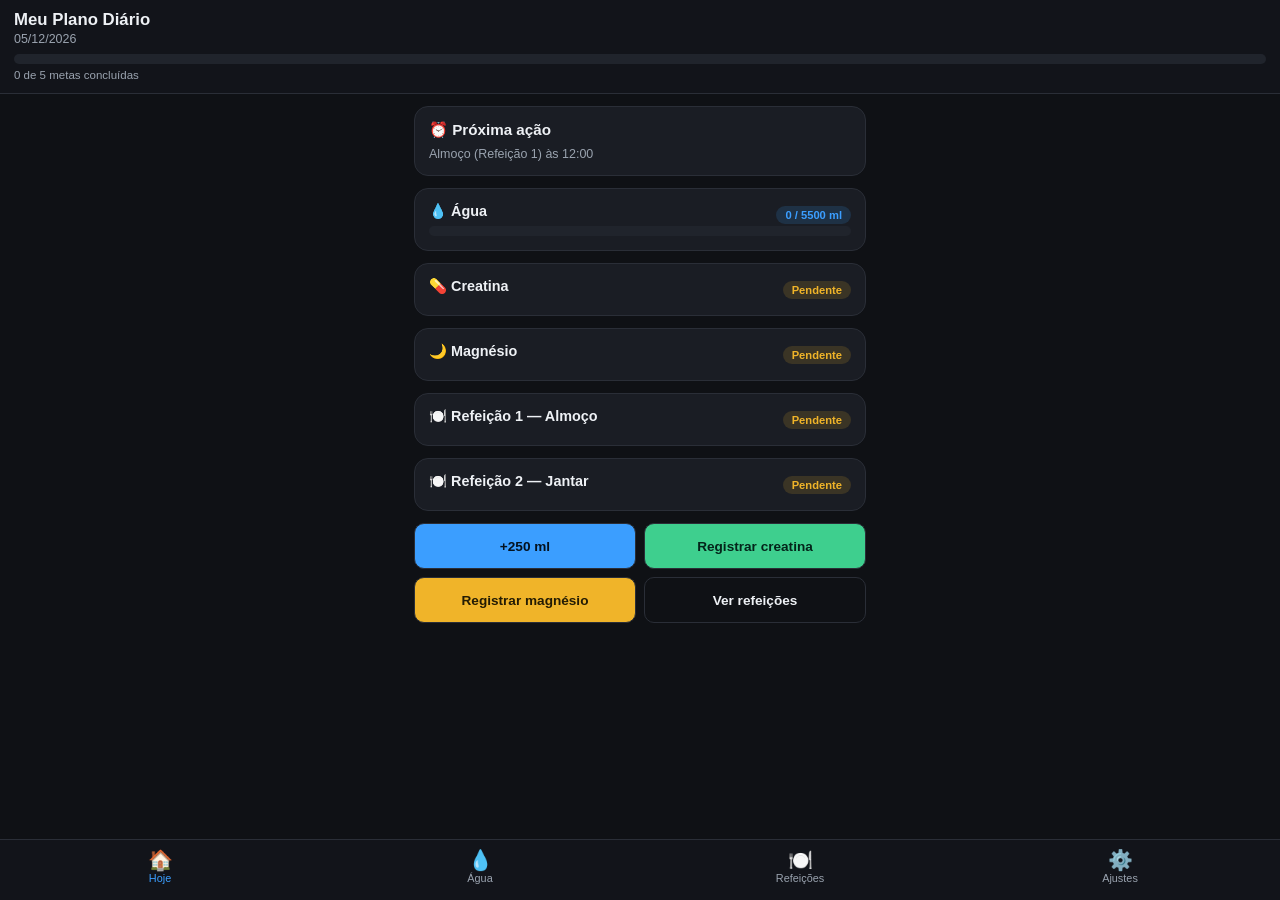
<file: file (1).html>
<!DOCTYPE html>
<html lang="pt-BR">
<head>
<meta charset="UTF-8">
<meta name="viewport" content="width=device-width, initial-scale=1.0, maximum-scale=1.0, user-scalable=no">
<title>Meu Plano Diário</title>
<style>
  :root{
    --bg:#0f1115;
    --card:#1a1d24;
    --card2:#20242c;
    --text:#eef1f5;
    --muted:#9aa3af;
    --blue:#3b9eff;
    --green:#3ecf8e;
    --yellow:#f0b429;
    --red:#ef5350;
    --border:#2a2e37;
    --radius:14px;
  }
  *{box-sizing:border-box;}
  html,body{margin:0;padding:0;}
  body{
    background:var(--bg);
    color:var(--text);
    font-family:-apple-system,BlinkMacSystemFont,"Segoe UI",Roboto,Helvetica,Arial,sans-serif;
    overflow-x:hidden;
    -webkit-tap-highlight-color:transparent;
    padding-bottom:78px;
  }
  header{
    position:sticky;top:0;z-index:50;
    background:#12141a;
    border-bottom:1px solid var(--border);
    padding:10px 14px 12px;
  }
  header h1{font-size:1.05rem;margin:0 0 2px;}
  header .sub{font-size:.78rem;color:var(--muted);display:flex;justify-content:space-between;margin-bottom:8px;}
  .progress-wrap{background:var(--card2);border-radius:20px;height:10px;overflow:hidden;}
  .progress-bar{height:100%;background:linear-gradient(90deg,var(--blue),var(--green));width:0%;transition:width .3s ease;}
  header .progress-text{font-size:.72rem;color:var(--muted);margin-top:5px;}

  main{padding:12px 14px 10px;max-width:480px;margin:0 auto;}
  .view{display:none;animation:fadeIn .25s ease;}
  .view.active{display:block;}
  @keyframes fadeIn{from{opacity:0;transform:translateY(4px);}to{opacity:1;transform:translateY(0);}}

  .card{
    background:var(--card);
    border:1px solid var(--border);
    border-radius:var(--radius);
    padding:14px;
    margin-bottom:12px;
  }
  .card h2{margin:0 0 8px;font-size:.95rem;}
  .card h3{margin:0 0 6px;font-size:.9rem;}
  .row{display:flex;align-items:center;justify-content:space-between;gap:8px;}
  .muted{color:var(--muted);font-size:.78rem;}
  .badge{
    font-size:.7rem;padding:3px 9px;border-radius:20px;font-weight:600;white-space:nowrap;
  }
  .badge.pending{background:rgba(240,180,41,.15);color:var(--yellow);}
  .badge.done{background:rgba(62,207,142,.15);color:var(--green);}
  .badge.blue{background:rgba(59,158,255,.15);color:var(--blue);}

  button{
    font-family:inherit;
    border:none;
    cursor:pointer;
    color:var(--text);
  }
  .btn{
    background:var(--card2);
    border:1px solid var(--border);
    border-radius:10px;
    padding:12px 10px;
    font-size:.85rem;
    min-height:46px;
    font-weight:600;
    transition:transform .1s ease, background .15s ease;
  }
  .btn:active{transform:scale(.96);}
  .btn.primary{background:var(--blue);color:#04121f;}
  .btn.green{background:var(--green);color:#04241a;}
  .btn.yellow{background:var(--yellow);color:#241c04;}
  .btn.red{background:var(--red);color:#240404;}
  .btn.ghost{background:transparent;border:1px solid var(--border);}
  .btn.block{width:100%;}
  .grid2{display:grid;grid-template-columns:1fr 1fr;gap:8px;}
  .grid4{display:grid;grid-template-columns:1fr 1fr;gap:8px;}

  .shortcuts{display:grid;grid-template-columns:1fr 1fr;gap:8px;margin-top:6px;}

  .water-visual{
    display:flex;flex-direction:column;align-items:center;margin:6px 0 14px;
  }
  .ring{
    width:150px;height:150px;border-radius:50%;
    background:conic-gradient(var(--blue) 0deg, var(--card2) 0deg);
    display:flex;align-items:center;justify-content:center;
    position:relative;transition:background 0.3s;
  }
  .ring::before{
    content:"";position:absolute;width:118px;height:118px;border-radius:50%;background:var(--card);
  }
  .ring-text{position:relative;text-align:center;z-index:2;}
  .ring-text .big{font-size:1.3rem;font-weight:700;}
  .ring-text .small{font-size:.72rem;color:var(--muted);}

  .hist-item{
    display:flex;justify-content:space-between;padding:8px 0;border-bottom:1px solid var(--border);font-size:.85rem;
  }
  .hist-item:last-child{border-bottom:none;}

  input[type=number], input[type=time]{
    background:var(--card2);
    border:1px solid var(--border);
    color:var(--text);
    border-radius:8px;
    padding:9px 10px;
    font-size:.9rem;
    width:100%;
  }
  label.field{display:block;font-size:.78rem;color:var(--muted);margin:10px 0 4px;}
  .switch{
    position:relative;width:46px;height:26px;background:var(--card2);border-radius:20px;border:1px solid var(--border);flex-shrink:0;
  }
  .switch input{opacity:0;width:100%;height:100%;position:absolute;margin:0;cursor:pointer;}
  .switch .knob{
    position:absolute;top:2px;left:2px;width:20px;height:20px;border-radius:50%;background:var(--muted);transition:.2s;
  }
  .switch input:checked + .knob{transform:translateX(20px);background:var(--green);}

  details.meal{border-top:1px solid var(--border);padding-top:10px;margin-top:10px;}
  details.meal summary{list-style:none;cursor:pointer;font-weight:600;font-size:.85rem;}
  details.meal summary::-webkit-details-marker{display:none;}
  .opt{
    background:var(--card2);border:1px solid var(--border);border-radius:10px;padding:10px;margin-top:8px;font-size:.8rem;
  }
  .opt ul{margin:6px 0 0;padding-left:18px;}
  .opt li{margin-bottom:3px;}
  .opt-tabs{display:flex;gap:8px;margin-top:8px;}
  .opt-tab{
    flex:1;text-align:center;padding:8px;border-radius:8px;background:var(--card2);border:1px solid var(--border);font-size:.8rem;font-weight:600;
  }
  .opt-tab.active{background:var(--blue);color:#04121f;border-color:var(--blue);}

  nav.bottom{
    position:fixed;bottom:0;left:0;right:0;
    background:#12141a;border-top:1px solid var(--border);
    display:flex;z-index:60;
    padding-bottom:env(safe-area-inset-bottom);
  }
  nav.bottom button{
    flex:1;background:none;display:flex;flex-direction:column;align-items:center;
    gap:2px;padding:10px 0 8px;font-size:.68rem;color:var(--muted);min-height:60px;
  }
  nav.bottom button.active{color:var(--blue);}
  nav.bottom .ic{font-size:1.25rem;line-height:1;}

  .modal-overlay{
    position:fixed;inset:0;background:rgba(0,0,0,.6);display:none;align-items:center;justify-content:center;z-index:100;padding:20px;
  }
  .modal-overlay.show{display:flex;}
  .modal{
    background:var(--card);border:1px solid var(--border);border-radius:14px;padding:18px;width:100%;max-width:340px;
  }
  .modal h3{margin-top:0;}
  .modal .actions{display:flex;gap:8px;margin-top:14px;}
  .modal .actions button{flex:1;}

  .toast{
    position:fixed;bottom:88px;left:14px;right:14px;
    background:var(--green);color:#04241a;
    padding:12px 14px;border-radius:10px;font-size:.85rem;font-weight:600;
    z-index:200;transform:translateY(20px);opacity:0;transition:.25s ease;
    pointer-events:none;
  }
  .toast.show{transform:translateY(0);opacity:1;}
  .toast.alert{background:var(--yellow);color:#241c04;}

  .footnote{font-size:.7rem;color:var(--muted);margin-top:10px;line-height:1.4;}
  .meta-grid{display:grid;grid-template-columns:1fr 1fr;gap:8px;font-size:.8rem;}
  .meta-box{background:var(--card2);border-radius:10px;padding:8px;text-align:center;}
  .meta-box .v{font-weight:700;font-size:1rem;}
  .meta-box .l{color:var(--muted);font-size:.68rem;}

  .status-line{display:flex;align-items:center;gap:6px;font-size:.78rem;color:var(--muted);margin-top:4px;}
  .dot{width:8px;height:8px;border-radius:50%;background:var(--muted);}
  .dot.ok{background:var(--green);}
  .dot.no{background:var(--red);}
  .dot.warn{background:var(--yellow);}
</style>
</head>
<body>

<header>
  <h1>Meu Plano Diário</h1>
  <div class="sub"><span id="dateLabel">--/--/----</span><span id="miniStatus"></span></div>
  <div class="progress-wrap"><div class="progress-bar" id="dayProgressBar"></div></div>
  <div class="progress-text" id="dayProgressText">0 de 5 metas concluídas</div>
</header>

<main>

  <!-- HOJE -->
  <section class="view active" id="view-hoje">
    <div class="card">
      <h2>⏰ Próxima ação</h2>
      <div id="nextAction" class="muted">Calculando...</div>
    </div>

    <div class="card">
      <div class="row"><h3>💧 Água</h3><span class="badge blue" id="hojeWaterBadge">0 / 5500 ml</span></div>
      <div class="progress-wrap"><div class="progress-bar" id="hojeWaterBar" style="background:var(--blue);"></div></div>
    </div>

    <div class="card">
      <div class="row"><h3>💊 Creatina</h3><span class="badge pending" id="hojeCreatinaBadge">Pendente</span></div>
    </div>

    <div class="card">
      <div class="row"><h3>🌙 Magnésio</h3><span class="badge pending" id="hojeMagnesioBadge">Pendente</span></div>
    </div>

    <div class="card">
      <div class="row"><h3>🍽️ Refeição 1 — Almoço</h3><span class="badge pending" id="hojeR1Badge">Pendente</span></div>
    </div>
    <div class="card">
      <div class="row"><h3>🍽️ Refeição 2 — Jantar</h3><span class="badge pending" id="hojeR2Badge">Pendente</span></div>
    </div>

    <div class="shortcuts">
      <button class="btn primary" onclick="addWater(250);toast('+250 ml registrado')">+250 ml</button>
      <button class="btn green" onclick="markCreatina()">Registrar creatina</button>
      <button class="btn yellow" onclick="markMagnesio()">Registrar magnésio</button>
      <button class="btn ghost" onclick="goTo('refeicoes')">Ver refeições</button>
    </div>
  </section>

  <!-- AGUA -->
  <section class="view" id="view-agua">
    <div class="card">
      <h2>💧 Hidratação</h2>
      <p class="muted" style="margin:2px 0 10px;">Meta configurada: 5 a 6 litros por dia</p>
      <div class="water-visual">
        <div class="ring" id="waterRing">
          <div class="ring-text">
            <div class="big" id="waterBig">0 ml</div>
            <div class="small" id="waterSmall">de 5500 ml</div>
          </div>
        </div>
      </div>
      <div class="meta-grid">
        <div class="meta-box"><div class="v" id="waterConsumed">0 L</div><div class="l">Consumido</div></div>
        <div class="meta-box"><div class="v" id="waterGoal">5,5 L</div><div class="l">Meta</div></div>
        <div class="meta-box"><div class="v" id="waterLeft">5,5 L</div><div class="l">Restante</div></div>
        <div class="meta-box"><div class="v" id="waterPct">0%</div><div class="l">Concluído</div></div>
      </div>
      <div id="waterMsg" class="footnote" style="color:var(--green);display:none;">🎉 Meta diária atingida! Continue se hidratando com equilíbrio, sem necessidade de exceder a meta.</div>
    </div>

    <div class="card">
      <h3>Adicionar</h3>
      <div class="grid4">
        <button class="btn primary" onclick="addWater(250)">+250 ml</button>
        <button class="btn primary" onclick="addWater(500)">+500 ml</button>
        <button class="btn primary" onclick="addWater(750)">+750 ml</button>
        <button class="btn ghost" onclick="openCustomWater()">Personalizado</button>
      </div>
      <button class="btn ghost block" style="margin-top:8px;" onclick="undoWater()">↩️ Desfazer último registro</button>
    </div>

    <div class="card">
      <div class="row"><h3>Histórico de hoje</h3><button class="btn red" style="padding:8px 10px;font-size:.75rem;" onclick="clearWaterHistory()">Apagar histórico</button></div>
      <div id="waterHistory"><p class="muted">Nenhum registro ainda.</p></div>
    </div>

    <div class="card">
      <h3>🔔 Lembretes de água</h3>
      <div class="row" style="margin-bottom:10px;">
        <span>Ativar lembretes</span>
        <label class="switch"><input type="checkbox" id="waterRemindEnabled"><span class="knob"></span></label>
      </div>
      <label class="field">Intervalo (minutos)</label>
      <input type="number" id="waterInterval" min="10" max="240" value="60">
      <div class="grid2">
        <div><label class="field">Início</label><input type="time" id="waterStart" value="05:00"></div>
        <div><label class="field">Término</label><input type="time" id="waterEnd" value="22:00"></div>
      </div>
      <button class="btn ghost block" style="margin-top:10px;" onclick="saveSettings();toast('Configurações salvas')">Salvar</button>
      <p class="muted" style="margin-top:10px;font-size:.75rem;">Lembretes funcionam apenas enquanto o app estiver aberto no navegador. Fechar o app pode interromper os avisos.</p>
      <div id="notifStatusLine" class="status-line"><span class="dot" id="notifDot"></span><span id="notifText">Verificando suporte...</span></div>
      <button class="btn primary block" style="margin-top:8px;" onclick="requestNotifPermission()">Ativar notificações do navegador</button>
    </div>

    <p class="footnote">A necessidade de água varia conforme clima, saúde, alimentação e orientação profissional. Ajuste a meta se necessário.</p>
  </section>

  <!-- REFEICOES -->
  <section class="view" id="view-refeicoes">
    <div class="card">
      <h2>🎯 Metas diárias</h2>
      <div class="meta-grid">
        <div class="meta-box"><div class="v">2300</div><div class="l">kcal</div></div>
        <div class="meta-box"><div class="v">190 g</div><div class="l">Proteína</div></div>
        <div class="meta-box"><div class="v">80 g</div><div class="l">Gordura</div></div>
        <div class="meta-box"><div class="v">205 g</div><div class="l">Carboidrato</div></div>
      </div>
    </div>

    <div class="card">
      <div class="row"><h2 style="margin:0;">🍽️ Refeição 1 — Almoço</h2><span class="badge pending" id="r1Badge">Pendente</span></div>
      <p class="muted" style="margin:4px 0 0;">Horário recomendado: 12:00</p>
      <div class="opt-tabs">
        <div class="opt-tab" id="r1TabA" onclick="setMealOption('r1','A')">Opção A</div>
        <div class="opt-tab" id="r1TabB" onclick="setMealOption('r1','B')">Opção B</div>
      </div>
      <div class="opt" id="r1OptA">
        <strong>Cortes magros</strong>
        <ul>
          <li>300 g de lombo suíno grelhado ou patinho moído</li>
          <li>250 g de arroz branco cozido</li>
          <li>150 g de feijão</li>
          <li>300 g de vegetais fibrosos: brócolis, cenoura ou abobrinha</li>
          <li>1 colher de sopa de azeite</li>
        </ul>
      </div>
      <div class="opt" id="r1OptB" style="display:none;">
        <strong>Cortes de churrasco</strong>
        <ul>
          <li>250 g de contrafilé ou ponta de peito</li>
          <li>Remover a gordura visível no prato</li>
          <li>100 g de arroz branco</li>
          <li>Salada de folhas verdes à vontade, temperada com vinagre ou limão</li>
        </ul>
      </div>
      <button class="btn green block" style="margin-top:10px;" id="r1Btn" onclick="toggleMeal('r1')">Marcar como realizada</button>
      <div class="muted" id="r1Time" style="margin-top:6px;"></div>
    </div>

    <div class="card">
      <div class="row"><h2 style="margin:0;">🍽️ Refeição 2 — Jantar</h2><span class="badge pending" id="r2Badge">Pendente</span></div>
      <p class="muted" style="margin:4px 0 0;">Horário recomendado: 19:30</p>
      <div class="opt-tabs">
        <div class="opt-tab" id="r2TabA" onclick="setMealOption('r2','A')">Opção A</div>
        <div class="opt-tab" id="r2TabB" onclick="setMealOption('r2','B')">Opção B</div>
      </div>
      <div class="opt" id="r2OptA">
        <strong>Foco em volume</strong>
        <ul>
          <li>250 g de peito de frango desfiado ou coxão mole</li>
          <li>300 g de batata inglesa assada ou purê</li>
          <li>Salada completa</li>
          <li>1 fruta cítrica: laranja ou abacaxi</li>
        </ul>
      </div>
      <div class="opt" id="r2OptB" style="display:none;">
        <strong>Ovos e pão</strong>
        <ul>
          <li>Omelete com 4 ovos inteiros e 4 claras</li>
          <li>Recheio de espinafre e tomate</li>
          <li>3 fatias de pão de forma integral</li>
          <li>1 porção de mamão</li>
        </ul>
      </div>
      <button class="btn green block" style="margin-top:10px;" id="r2Btn" onclick="toggleMeal('r2')">Marcar como realizada</button>
      <div class="muted" id="r2Time" style="margin-top:6px;"></div>
    </div>

    <div class="card">
      <h2>💊 Suplementação</h2>
      <div class="row" style="margin-bottom:8px;">
        <div><strong>Creatina monohidratada</strong><div class="muted">5 g todos os dias, misturada em água</div></div>
      </div>
      <div class="row">
        <span class="badge pending" id="creatinaBadge2">Pendente</span>
        <button class="btn green" style="padding:9px 12px;" onclick="markCreatina()">Marcar</button>
      </div>
      <div class="muted" id="creatinaTime2" style="margin-top:4px;"></div>
      <hr style="border-color:var(--border);margin:14px 0;">
      <div class="row" style="margin-bottom:8px;">
        <div><strong>Magnésio</strong><div class="muted">Dose habitual antes de dormir</div></div>
      </div>
      <div class="row">
        <span class="badge pending" id="magnesioBadge2">Pendente</span>
        <button class="btn yellow" style="padding:9px 12px;" onclick="markMagnesio()">Marcar</button>
      </div>
      <div class="muted" id="magnesioTime2" style="margin-top:4px;"></div>
    </div>
  </section>

  <!-- AJUSTES -->
  <section class="view" id="view-ajustes">
    <div class="card">
      <h2>⚙️ Metas e horários</h2>
      <label class="field">Meta diária de água (ml)</label>
      <input type="number" id="cfgWaterGoal" value="5500" step="50">

      <label class="field">Intervalo lembretes de água (min)</label>
      <input type="number" id="cfgWaterInterval" value="60">

      <div class="grid2">
        <div><label class="field">Início lembretes</label><input type="time" id="cfgWaterStart" value="05:00"></div>
        <div><label class="field">Término lembretes</label><input type="time" id="cfgWaterEnd" value="22:00"></div>
      </div>

      <label class="field">Horário da creatina</label>
      <input type="time" id="cfgCreatinaTime" value="12:00">

      <label class="field">Horário do magnésio</label>
      <input type="time" id="cfgMagnesioTime" value="21:30">
    </div>

    <div class="card">
      <h2>🔔 Ativar lembretes</h2>
      <div class="row" style="margin-bottom:10px;"><span>Água</span><label class="switch"><input type="checkbox" id="cfgWaterEnabled"><span class="knob"></span></label></div>
      <div class="row" style="margin-bottom:10px;"><span>Creatina</span><label class="switch"><input type="checkbox" id="cfgCreatinaEnabled"><span class="knob"></span></label></div>
      <div class="row"><span>Magnésio</span><label class="switch"><input type="checkbox" id="cfgMagnesioEnabled"><span class="knob"></span></label></div>
      <button class="btn primary block" style="margin-top:12px;" onclick="saveSettings();toast('Configurações salvas')">Salvar configurações</button>
    </div>

    <div class="card">
      <h2>🔔 Notificações do navegador</h2>
      <div class="status-line"><span class="dot" id="notifDot2"></span><span id="notifText2">Verificando suporte...</span></div>
      <button class="btn primary block" style="margin-top:10px;" onclick="requestNotifPermission()">Solicitar permissão</button>
    </div>

    <div class="card">
      <h2>🧹 Dados</h2>
      <button class="btn red block" onclick="clearDayData()">Limpar dados do dia</button>
      <button class="btn ghost block" style="margin-top:8px;" onclick="restoreDefaults()">Restaurar configurações padrão</button>
    </div>

    <div class="card">
      <h2>ℹ️ Como os lembretes funcionam</h2>
      <p class="muted" style="font-size:.78rem;line-height:1.5;">
        Os lembretes são verificados enquanto este app está aberto na tela do navegador. Eles usam alertas visuais dentro do app e, se você permitir, notificações do sistema.
        Navegadores móveis costumam pausar ou impedir esse funcionamento quando o app está em segundo plano, a tela está bloqueada ou o navegador é fechado. Não há garantia de lembretes com o app fechado — trate-os como um apoio, não como única fonte de aviso.
      </p>
    </div>
  </section>

</main>

<nav class="bottom">
  <button class="active" data-view="hoje" onclick="goTo('hoje')"><span class="ic">🏠</span>Hoje</button>
  <button data-view="agua" onclick="goTo('agua')"><span class="ic">💧</span>Água</button>
  <button data-view="refeicoes" onclick="goTo('refeicoes')"><span class="ic">🍽️</span>Refeições</button>
  <button data-view="ajustes" onclick="goTo('ajustes')"><span class="ic">⚙️</span>Ajustes</button>
</nav>

<div class="modal-overlay" id="customWaterModal">
  <div class="modal">
    <h3>Quantidade personalizada</h3>
    <label class="field">Quantidade em ml</label>
    <input type="number" id="customWaterInput" min="1" placeholder="Ex: 300">
    <div class="actions">
      <button class="btn ghost" onclick="closeModal('customWaterModal')">Cancelar</button>
      <button class="btn primary" onclick="confirmCustomWater()">Adicionar</button>
    </div>
  </div>
</div>

<div class="toast" id="toast"></div>

<script>
/* ===================== ESTADO ===================== */
const DEFAULT_SETTINGS = {
  waterGoal: 5500,
  waterInterval: 60,
  waterStart: "05:00",
  waterEnd: "22:00",
  waterEnabled: false,
  creatinaTime: "12:00",
  creatinaEnabled: false,
  magnesioTime: "21:30",
  magnesioEnabled: false
};

let settings = loadJSON('settings', DEFAULT_SETTINGS);
let data = loadJSON('dailyData', freshDailyData());
let notifSentToday = loadJSON('notifSent', {});

function freshDailyData(){
  return {
    date: todayStr(),
    water: 0,
    waterHistory: [],
    creatina: {done:false, time:null},
    magnesio: {done:false, time:null},
    r1: {option:'A', done:false, time:null},
    r2: {option:'A', done:false, time:null}
  };
}

function loadJSON(key, fallback){
  try{
    const raw = localStorage.getItem(key);
    if(!raw) return JSON.parse(JSON.stringify(fallback));
    return Object.assign(JSON.parse(JSON.stringify(fallback)), JSON.parse(raw));
  }catch(e){ return JSON.parse(JSON.stringify(fallback)); }
}
function save(key, obj){ localStorage.setItem(key, JSON.stringify(obj)); }
function saveAll(){ save('dailyData', data); save('settings', settings); save('notifSent', notifSentToday); }

function todayStr(){
  const d = new Date();
  return d.getFullYear()+"-"+pad(d.getMonth()+1)+"-"+pad(d.getDate());
}
function pad(n){ return n.toString().padStart(2,'0'); }
function formatDateBR(d){ return pad(d.getDate())+"/"+pad(d.getMonth()+1)+"/"+d.getFullYear(); }
function formatTimeBR(d){ return pad(d.getHours())+":"+pad(d.getMinutes()); }

/* checa mudança de dia */
function checkDayChange(){
  if(data.date !== todayStr()){
    data = freshDailyData();
    notifSentToday = {};
    saveAll();
  }
}
checkDayChange();

/* ===================== NAVEGAÇÃO ===================== */
function goTo(view){
  document.querySelectorAll('.view').forEach(v=>v.classList.remove('active'));
  document.getElementById('view-'+view).classList.add('active');
  document.querySelectorAll('nav.bottom button').forEach(b=>{
    b.classList.toggle('active', b.dataset.view===view);
  });
  window.scrollTo(0,0);
}

/* ===================== TOAST ===================== */
let toastTimer;
function toast(msg, isAlert){
  const t = document.getElementById('toast');
  t.textContent = msg;
  t.classList.toggle('alert', !!isAlert);
  t.classList.add('show');
  clearTimeout(toastTimer);
  toastTimer = setTimeout(()=>t.classList.remove('show'), 3200);
}

/* ===================== ÁGUA ===================== */
function addWater(ml){
  checkDayChange();
  data.water += ml;
  data.waterHistory.push({time: formatTimeBR(new Date()), amount: ml});
  saveAll();
  renderAll();
  if(data.water >= settings.waterGoal && (data.water - ml) < settings.waterGoal){
    toast('🎉 Meta diária de água atingida!');
  }
}
function undoWater(){
  if(data.waterHistory.length===0){ toast('Nenhum registro para desfazer', true); return; }
  const last = data.waterHistory.pop();
  data.water = Math.max(0, data.water - last.amount);
  saveAll();
  renderAll();
  toast('Último registro desfeito');
}
function clearWaterHistory(){
  if(!confirm('Apagar todo o histórico de água de hoje? A quantidade total também será zerada.')) return;
  data.water = 0;
  data.waterHistory = [];
  saveAll();
  renderAll();
  toast('Histórico de água apagado');
}
function openCustomWater(){
  document.getElementById('customWaterInput').value='';
  document.getElementById('customWaterModal').classList.add('show');
}
function closeModal(id){ document.getElementById(id).classList.remove('show'); }
function confirmCustomWater(){
  const v = parseInt(document.getElementById('customWaterInput').value);
  if(!v || v<=0){ toast('Informe uma quantidade válida', true); return; }
  addWater(v);
  closeModal('customWaterModal');
  toast(`+${v} ml registrado`);
}

/* ===================== SUPLEMENTOS ===================== */
function markCreatina(){
  checkDayChange();
  data.creatina.done = !data.creatina.done;
  data.creatina.time = data.creatina.done ? formatTimeBR(new Date()) : null;
  saveAll(); renderAll();
  toast(data.creatina.done ? 'Creatina registrada ✅' : 'Creatina desmarcada');
}
function markMagnesio(){
  checkDayChange();
  data.magnesio.done = !data.magnesio.done;
  data.magnesio.time = data.magnesio.done ? formatTimeBR(new Date()) : null;
  saveAll(); renderAll();
  toast(data.magnesio.done ? 'Magnésio registrado ✅' : 'Magnésio desmarcado');
}

/* ===================== REFEIÇÕES ===================== */
function setMealOption(key, opt){
  data[key].option = opt;
  saveAll(); renderAll();
}
function toggleMeal(key){
  data[key].done = !data[key].done;
  data[key].time = data[key].done ? formatTimeBR(new Date()) : null;
  saveAll(); renderAll();
  toast(data[key].done ? 'Refeição marcada como realizada' : 'Marcação desfeita');
}

/* ===================== RENDER ===================== */
function renderAll(){
  checkDayChange();
  const now = new Date();
  document.getElementById('dateLabel').textContent = formatDateBR(now);

  // progresso do dia
  let goals = 0, total = 5;
  if(data.water >= settings.waterGoal) goals++;
  if(data.creatina.done) goals++;
  if(data.magnesio.done) goals++;
  if(data.r1.done) goals++;
  if(data.r2.done) goals++;
  document.getElementById('dayProgressBar').style.width = (goals/total*100)+'%';
  document.getElementById('dayProgressText').textContent = `${goals} de ${total} metas concluídas`;

  // AGUA
  const pct = Math.min(100, Math.round((data.water/settings.waterGoal)*100));
  document.getElementById('waterRing').style.background = `conic-gradient(var(--blue) ${pct*3.6}deg, var(--card2) 0deg)`;
  document.getElementById('waterBig').textContent = data.water+' ml';
  document.getElementById('waterSmall').textContent = 'de '+settings.waterGoal+' ml';
  document.getElementById('waterConsumed').textContent = (data.water/1000).toLocaleString('pt-BR',{minimumFractionDigits:1,maximumFractionDigits:1})+' L';
  document.getElementById('waterGoal').textContent = (settings.waterGoal/1000).toLocaleString('pt-BR',{minimumFractionDigits:1,maximumFractionDigits:1})+' L';
  const left = Math.max(0, settings.waterGoal-data.water);
  document.getElementById('waterLeft').textContent = (left/1000).toLocaleString('pt-BR',{minimumFractionDigits:1,maximumFractionDigits:1})+' L';
  document.getElementById('waterPct').textContent = pct+'%';
  document.getElementById('waterMsg').style.display = data.water>=settings.waterGoal ? 'block':'none';

  document.getElementById('hojeWaterBadge').textContent = data.water+' / '+settings.waterGoal+' ml';
  document.getElementById('hojeWaterBar').style.width = pct+'%';

  // historico
  const histEl = document.getElementById('waterHistory');
  if(data.waterHistory.length===0){
    histEl.innerHTML = '<p class="muted">Nenhum registro ainda.</p>';
  } else {
    histEl.innerHTML = data.waterHistory.slice().reverse().map(h=>
      `<div class="hist-item"><span>${h.time}</span><span>+${h.amount} ml</span></div>`
    ).join('');
  }

  // creatina/magnesio badges
  setBadge('hojeCreatinaBadge', data.creatina.done, 'Tomada', 'Pendente');
  setBadge('creatinaBadge2', data.creatina.done, 'Tomada', 'Pendente');
  document.getElementById('creatinaTime2').textContent = data.creatina.done ? 'Registrada às '+data.creatina.time : '';

  setBadge('hojeMagnesioBadge', data.magnesio.done, 'Tomado', 'Pendente');
  setBadge('magnesioBadge2', data.magnesio.done, 'Tomado', 'Pendente');
  document.getElementById('magnesioTime2').textContent = data.magnesio.done ? 'Registrado às '+data.magnesio.time : '';

  // refeicoes
  setBadge('hojeR1Badge', data.r1.done, 'Realizada', 'Pendente');
  setBadge('r1Badge', data.r1.done, 'Realizada', 'Pendente');
  document.getElementById('r1Btn').textContent = data.r1.done ? 'Desfazer marcação' : 'Marcar como realizada';
  document.getElementById('r1Time').textContent = data.r1.done ? 'Concluída às '+data.r1.time : '';
  document.getElementById('r1TabA').classList.toggle('active', data.r1.option==='A');
  document.getElementById('r1TabB').classList.toggle('active', data.r1.option==='B');
  document.getElementById('r1OptA').style.display = data.r1.option==='A' ? 'block':'none';
  document.getElementById('r1OptB').style.display = data.r1.option==='B' ? 'block':'none';

  setBadge('hojeR2Badge', data.r2.done, 'Realizada', 'Pendente');
  setBadge('r2Badge', data.r2.done, 'Realizada', 'Pendente');
  document.getElementById('r2Btn').textContent = data.r2.done ? 'Desfazer marcação' : 'Marcar como realizada';
  document.getElementById('r2Time').textContent = data.r2.done ? 'Concluída às '+data.r2.time : '';
  document.getElementById('r2TabA').classList.toggle('active', data.r2.option==='A');
  document.getElementById('r2TabB').classList.toggle('active', data.r2.option==='B');
  document.getElementById('r2OptA').style.display = data.r2.option==='A' ? 'block':'none';
  document.getElementById('r2OptB').style.display = data.r2.option==='B' ? 'block':'none';

  // proxima acao
  document.getElementById('nextAction').textContent = computeNextAction();

  // form ajustes/agua
  document.getElementById('waterRemindEnabled').checked = settings.waterEnabled;
  document.getElementById('waterInterval').value = settings.waterInterval;
  document.getElementById('waterStart').value = settings.waterStart;
  document.getElementById('waterEnd').value = settings.waterEnd;

  document.getElementById('cfgWaterGoal').value = settings.waterGoal;
  document.getElementById('cfgWaterInterval').value = settings.waterInterval;
  document.getElementById('cfgWaterStart').value = settings.waterStart;
  document.getElementById('cfgWaterEnd').value = settings.waterEnd;
  document.getElementById('cfgCreatinaTime').value = settings.creatinaTime;
  document.getElementById('cfgMagnesioTime').value = settings.magnesioTime;
  document.getElementById('cfgWaterEnabled').checked = settings.waterEnabled;
  document.getElementById('cfgCreatinaEnabled').checked = settings.creatinaEnabled;
  document.getElementById('cfgMagnesioEnabled').checked = settings.magnesioEnabled;

  renderNotifStatus();
}

function setBadge(id, done, doneText, pendingText){
  const el = document.getElementById(id);
  el.textContent = done ? doneText : pendingText;
  el.className = 'badge ' + (done ? 'done' : 'pending');
}

function computeNextAction(){
  const now = new Date();
  const items = [];
  if(!data.r1.done) items.push({t:'12:00', label:'Almoço (Refeição 1) às 12:00'});
  if(!data.creatina.done) items.push({t:settings.creatinaTime, label:'Tomar creatina às '+settings.creatinaTime});
  if(!data.r2.done) items.push({t:'19:30', label:'Jantar (Refeição 2) às 19:30'});
  if(!data.magnesio.done) items.push({t:settings.magnesioTime, label:'Tomar magnésio às '+settings.magnesioTime});
  if(items.length===0) return '✅ Todas as metas principais concluídas por hoje!';
  const nowMin = now.getHours()*60+now.getMinutes();
  items.forEach(i=>{
    const [h,m] = i.t.split(':').map(Number);
    i.diff = (h*60+m) - nowMin;
  });
  items.sort((a,b)=> Math.abs(a.diff) - Math.abs(b.diff));
  const future = items.filter(i=>i.diff>=0).sort((a,b)=>a.diff-b.diff);
  return future.length ? future[0].label : items.sort((a,b)=>a.diff-b.diff)[0].label;
}

/* ===================== AJUSTES ===================== */
function saveSettings(){
  settings.waterEnabled = document.getElementById('waterRemindEnabled').checked;
  settings.waterInterval = parseInt(document.getElementById('waterInterval').value)||60;
  settings.waterStart = document.getElementById('waterStart').value || "05:00";
  settings.waterEnd = document.getElementById('waterEnd').value || "22:00";

  settings.waterGoal = parseInt(document.getElementById('cfgWaterGoal').value)||5500;
  settings.creatinaTime = document.getElementById('cfgCreatinaTime').value || "12:00";
  settings.magnesioTime = document.getElementById('cfgMagnesioTime').value || "21:30";
  settings.waterEnabled = document.getElementById('cfgWaterEnabled').checked;
  settings.creatinaEnabled = document.getElementById('cfgCreatinaEnabled').checked;
  settings.magnesioEnabled = document.getElementById('cfgMagnesioEnabled').checked;

  saveAll();
  renderAll();
}

function clearDayData(){
  if(!confirm('Isso vai apagar os registros de hoje (água, creatina, magnésio e refeições). Continuar?')) return;
  data = freshDailyData();
  notifSentToday = {};
  saveAll();
  renderAll();
  toast('Dados do dia limpos');
}
function restoreDefaults(){
  if(!confirm('Restaurar todas as configurações para os valores padrão?')) return;
  settings = JSON.parse(JSON.stringify(DEFAULT_SETTINGS));
  saveAll();
  renderAll();
  toast('Configurações padrão restauradas');
}

/* ===================== NOTIFICAÇÕES ===================== */
function notifSupported(){ return 'Notification' in window; }
function requestNotifPermission(){
  if(!notifSupported()){ toast('Notificações não são suportadas neste navegador', true); return; }
  Notification.requestPermission().then(()=>{ renderNotifStatus(); toast('Status de permissão atualizado'); });
}
function renderNotifStatus(){
  let dotClass='warn', text='Lembretes ativos apenas dentro do app';
  if(!notifSupported()){
    dotClass='no'; text='Notificações não suportadas neste navegador';
  } else if(Notification.permission==='granted'){
    dotClass='ok'; text='Notificações permitidas';
  } else if(Notification.permission==='denied'){
    dotClass='no'; text='Notificações bloqueadas';
  } else {
    dotClass='warn'; text='Permissão de notificações não concedida ainda';
  }
  document.getElementById('notifDot').className='dot '+dotClass;
  document.getElementById('notifText').textContent=text;
  document.getElementById('notifDot2').className='dot '+dotClass;
  document.getElementById('notifText2').textContent=text;
}

function fireNotification(title, body){
  if(notifSupported() && Notification.permission==='granted'){
    try{ new Notification(title, {body}); }catch(e){}
  }
  toast(body, true);
}

/* ===================== VERIFICAÇÃO PERIÓDICA DE LEMBRETES ===================== */
function timeToMinutes(t){ const [h,m]=t.split(':').map(Number); return h*60+m; }

function checkReminders(){
  checkDayChange();
  const now = new Date();
  const nowMin = now.getHours()*60+now.getMinutes();
  const key = todayStr()+'_'+now.getHours()+':'+now.getMinutes();

  // agua
  if(settings.waterEnabled){
    const start = timeToMinutes(settings.waterStart);
    const end = timeToMinutes(settings.waterEnd);
    const interval = settings.waterInterval || 60;
    if(nowMin>=start && nowMin<=end){
      if((nowMin-start) % interval === 0){
        const k = 'water_'+key;
        if(!notifSentToday[k]){
          notifSentToday[k]=true;
          fireNotification('Hora da água 💧','Hora de beber água. Registre seu copo no app.');
          save('notifSent', notifSentToday);
        }
      }
    }
  }
  // creatina
  if(settings.creatinaEnabled && !data.creatina.done){
    if(nowMin === timeToMinutes(settings.creatinaTime)){
      const k = 'creatina_'+key;
      if(!notifSentToday[k]){
        notifSentToday[k]=true;
        fireNotification('Creatina 💊','Hora de tomar sua creatina (5 g em água).');
        save('notifSent', notifSentToday);
      }
    }
  }
  // magnesio
  if(settings.magnesioEnabled && !data.magnesio.done){
    if(nowMin === timeToMinutes(settings.magnesioTime)){
      const k = 'magnesio_'+key;
      if(!notifSentToday[k]){
        notifSentToday[k]=true;
        fireNotification('Magnésio 🌙','Hora de tomar magnésio antes de dormir.');
        save('notifSent', notifSentToday);
      }
    }
  }
  renderAll();
}

setInterval(checkReminders, 20000);

/* ===================== INIT ===================== */
renderAll();
renderNotifStatus();
</script>
</body>
</html>
</file>
